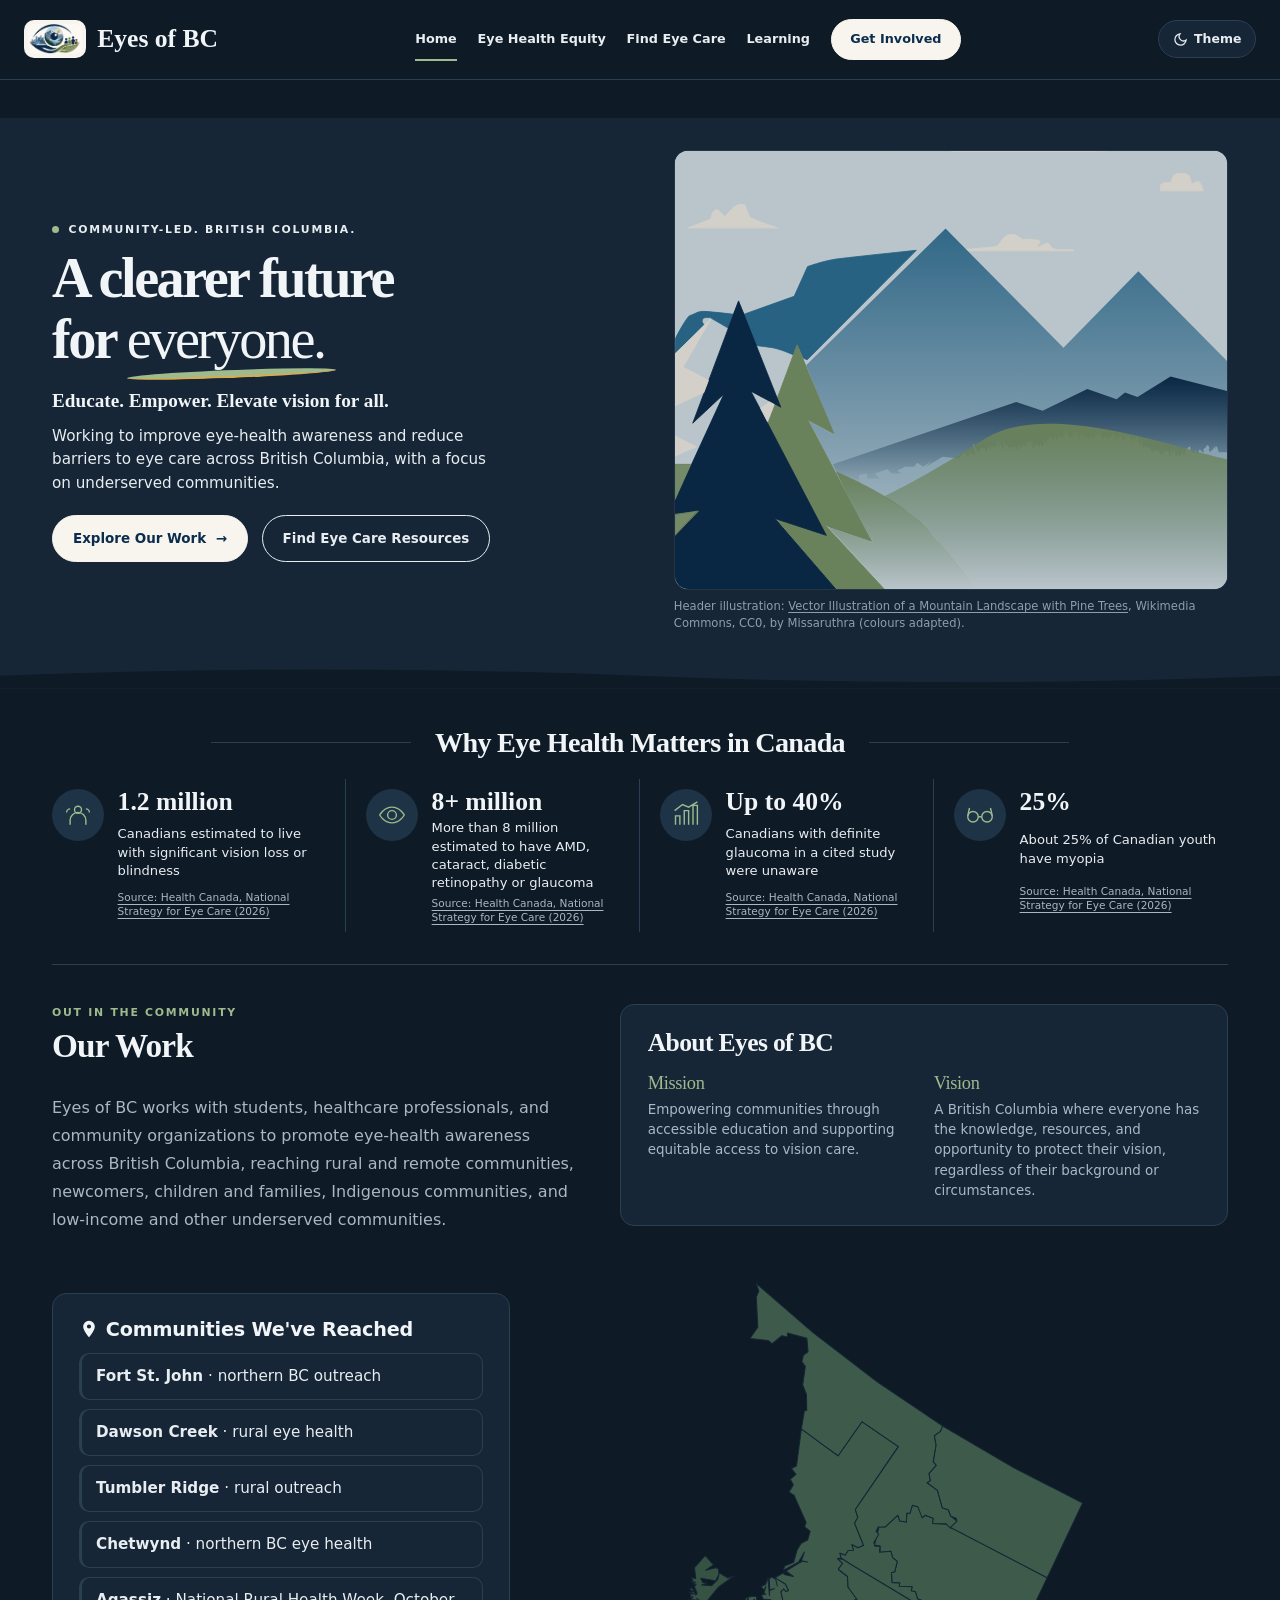
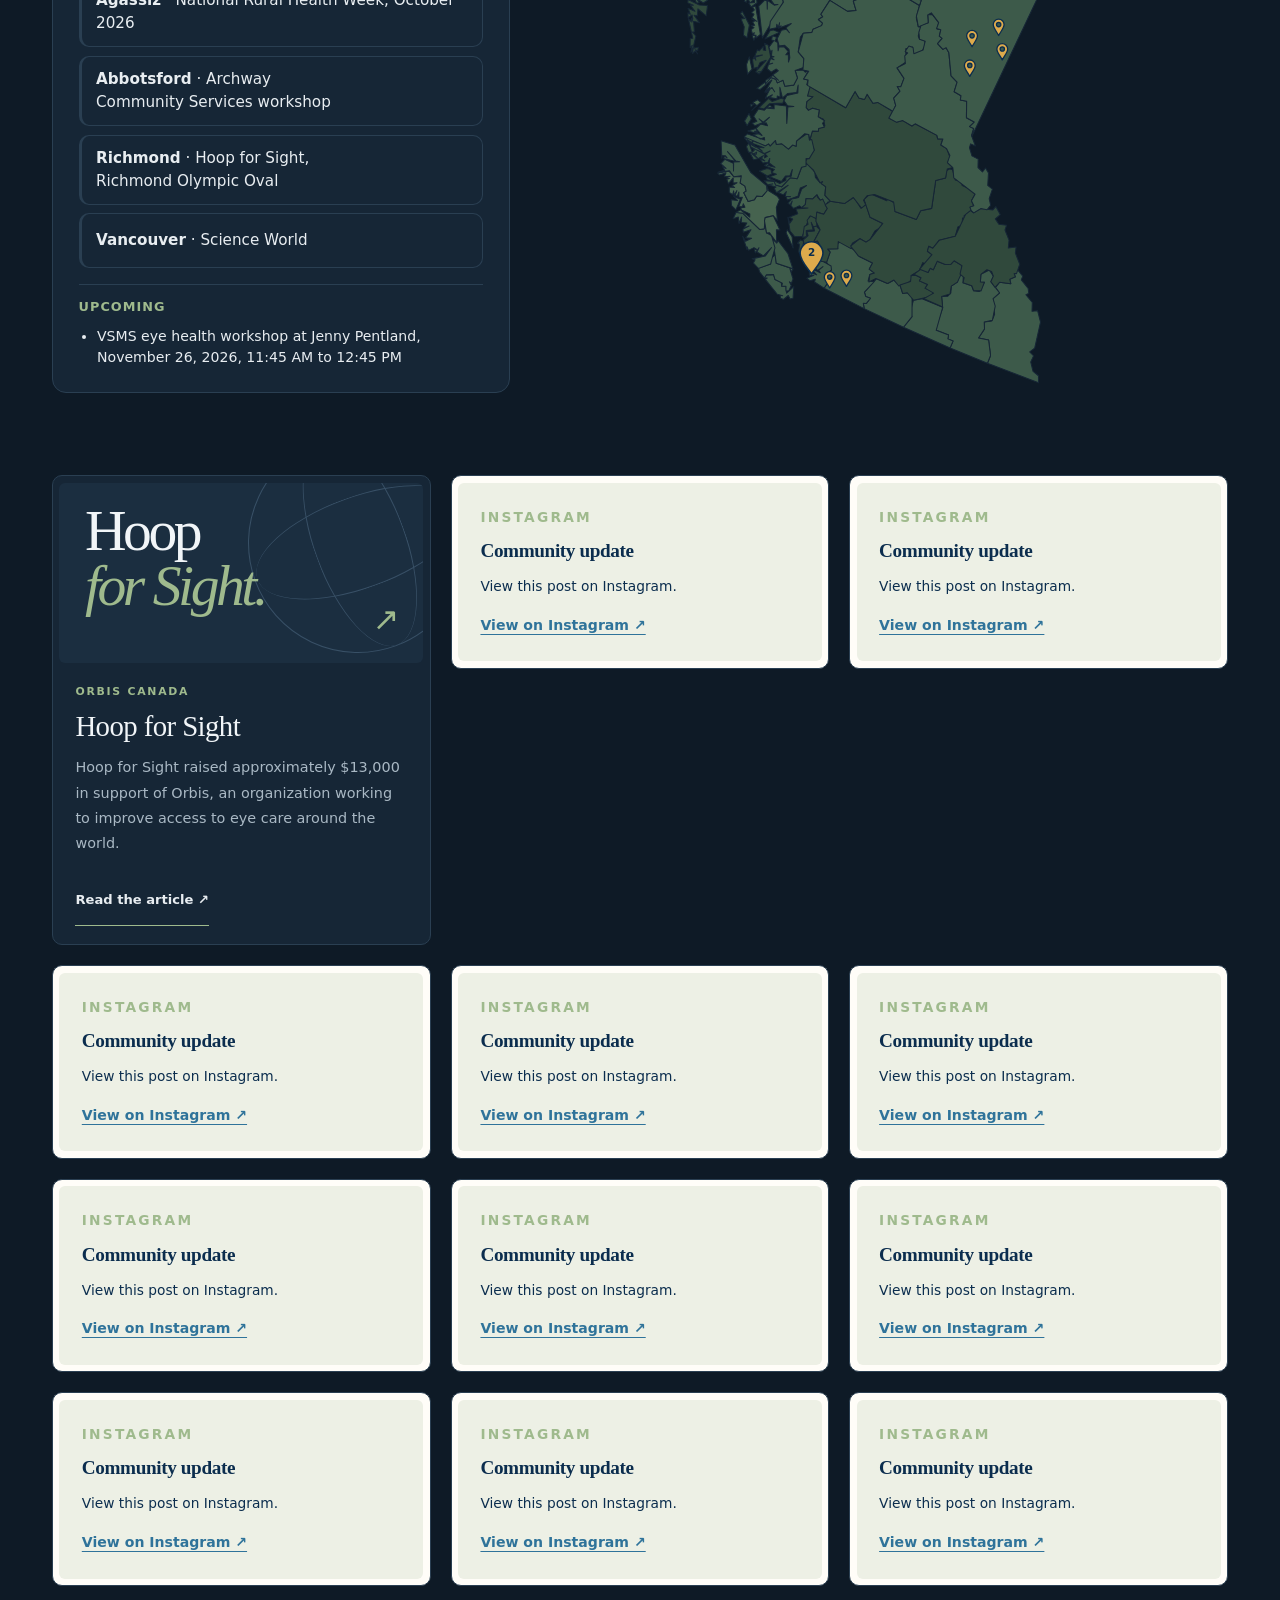
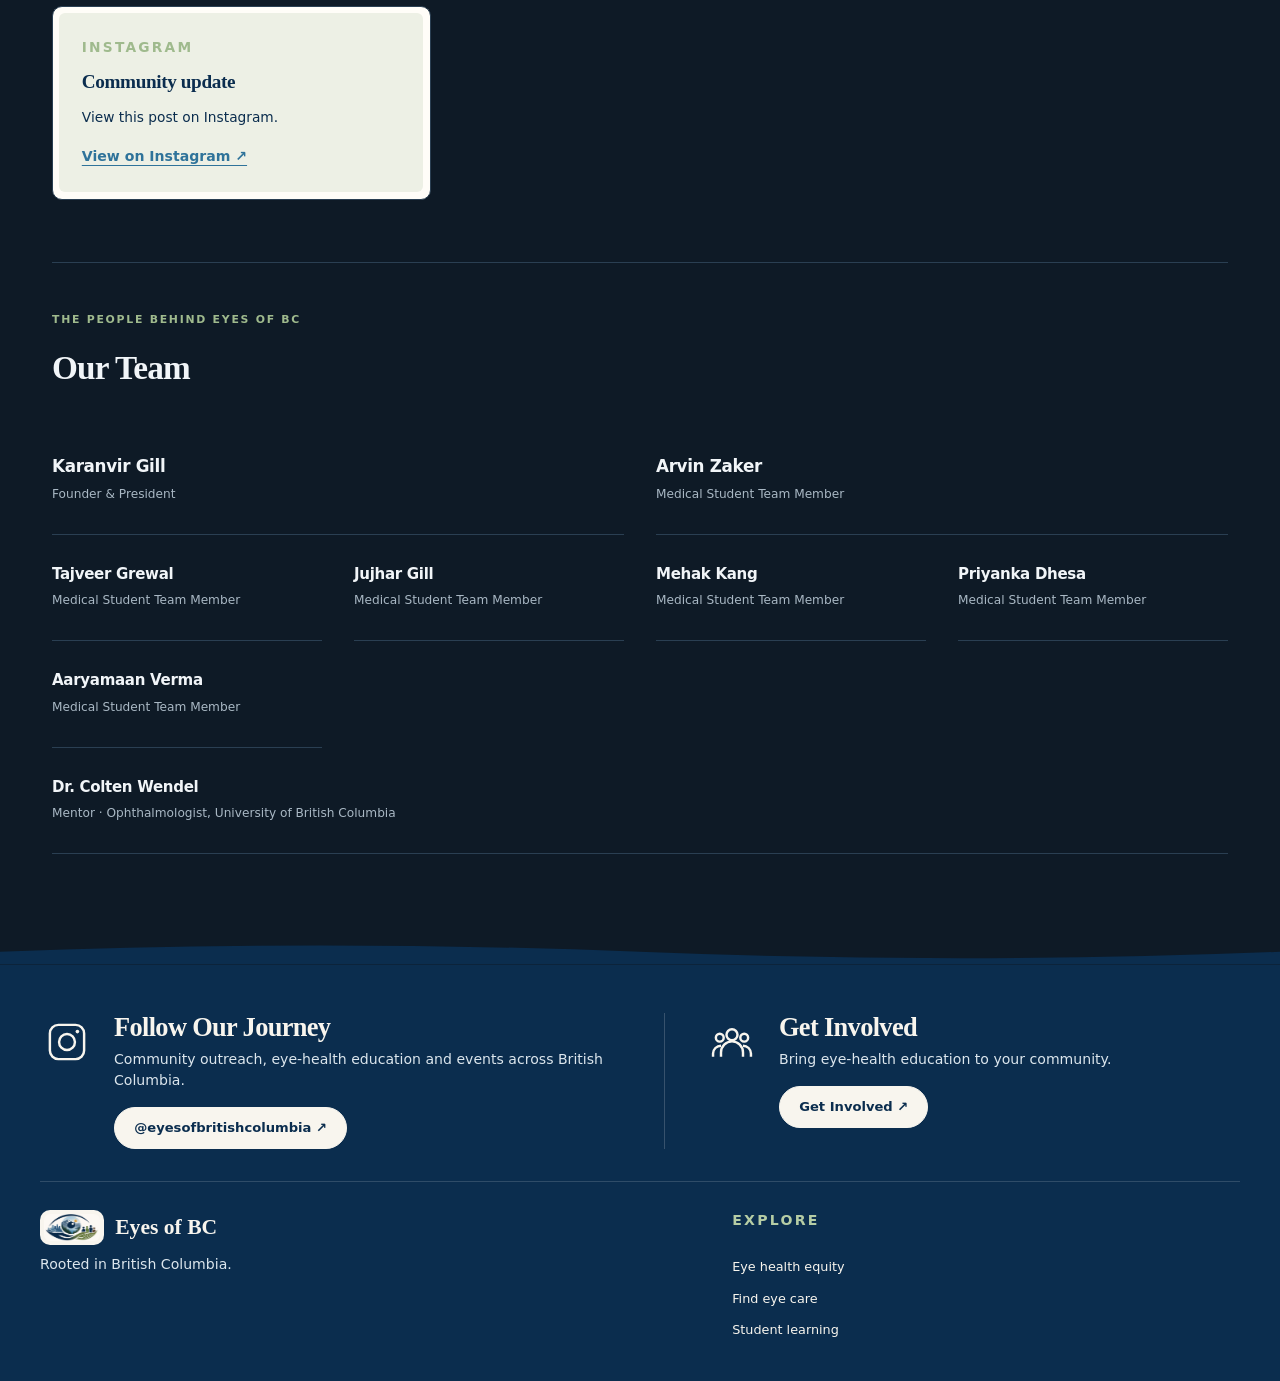
<file: index.html>
<!doctype html>
<html lang="en"><head><meta charset="utf-8"><script>document.documentElement.classList.add('js');(()=>{try{const s=localStorage.getItem('theme');const d=s?s==='dark':true;document.documentElement.setAttribute('data-theme',d?'dark':'light')}catch{document.documentElement.setAttribute('data-theme','dark')}})()</script><meta name="viewport" content="width=device-width, initial-scale=1"><meta name="description" content="Eyes of BC is a medical student-led community initiative supporting eye-health awareness and access to vision care across British Columbia."><meta name="theme-color" content="#0B2D4E"><title>Home | Eyes of BC</title><link rel="icon" type="image/png" href="assets/favicon.png"><link rel="stylesheet" href="css/style.css?v=20261118-map4"><script src="js/main.js?v=20261118-map4" defer></script></head>
<body class="home"><a class="skip" href="#main">Skip to content</a><header><a class="brand" href="index.html" aria-label="Eyes of BC home"><img class="brand-logo" src="assets/logo-emblem.png" alt="Eyes of BC">Eyes of BC</a><button class="menu-toggle" type="button" aria-expanded="false" aria-controls="main-nav" hidden>Menu <span aria-hidden="true">+</span></button><nav id="main-nav" aria-label="Main navigation"><a href="index.html" aria-current="page">Home</a><a href="eye-health-equity.html">Eye Health Equity</a><a href="find-eye-care.html">Find Eye Care</a><a href="learning.html">Learning</a><a href="get-involved.html">Get Involved</a></nav><button class="theme-toggle" type="button" aria-pressed="false"><svg class="icon-sun" viewBox="0 0 24 24" fill="none" stroke="currentColor" stroke-width="2" aria-hidden="true"><circle cx="12" cy="12" r="4"/><path d="M12 2v2m0 16v2M4.93 4.93l1.41 1.41m11.32 11.32 1.41 1.41M2 12h2m16 0h2M4.93 19.07l1.41-1.41m11.32-11.32 1.41-1.41"/></svg><svg class="icon-moon" viewBox="0 0 24 24" fill="none" stroke="currentColor" stroke-width="2" aria-hidden="true"><path d="M21 12.79A9 9 0 1 1 11.21 3 7 7 0 0 0 21 12.79Z"/></svg>Theme</button></header><main id="main"><section class="hero"><div class="hero-copy"><p class="eyebrow"><span class="status-dot" aria-hidden="true"></span> Community-led. British Columbia.</p><h1>A clearer future<br>for <em>everyone.</em></h1><p class="tagline">Educate. Empower. Elevate vision for all.</p><p class="hero-description">Working to improve eye-health awareness and reduce barriers to eye care across British Columbia, with a focus on underserved communities.</p><div class="actions"><a class="button" href="#our-work">Explore Our Work <span aria-hidden="true">→</span></a><a class="button secondary" href="find-eye-care.html">Find Eye Care Resources</a></div></div><div class="hero-media"><img class="hero-landscape" src="assets/hero-landscape.svg" width="660" height="659" alt=""><p class="image-credit">Header illustration: <a href="https://commons.wikimedia.org/wiki/File:Vector_Illustration_of_a_Mountain_Landscape_with_Pine_Trees.svg">Vector Illustration of a Mountain Landscape with Pine Trees</a>, Wikimedia Commons, CC0, by Missaruthra (colours adapted).</p></div><svg class="section-wave hero-wave" viewBox="0 0 1200 24" preserveAspectRatio="none" aria-hidden="true"><path d="M0 12 Q300 0 600 12 T1200 12 V24 H0 Z"/></svg></section><section class="health-band"><h2>Why Eye Health Matters in Canada</h2><div class="stat-grid"><article><span class="round-icon" aria-hidden="true"><svg viewBox="0 0 32 32" fill="none" stroke="currentColor" stroke-width="1.6"><circle cx="16" cy="10" r="4"/><path d="M7 27v-5a9 9 0 0 1 18 0v5M3 13a4 4 0 0 1 4-4M29 13a4 4 0 0 0-4-4"/></svg></span><strong>1.2 million</strong><p>Canadians estimated to live with significant vision loss or blindness</p><a class="source" href="eye-health-equity.html">Source: Health Canada, National Strategy for Eye Care (2026)</a></article><article><span class="round-icon" aria-hidden="true"><svg viewBox="0 0 32 32" fill="none" stroke="currentColor" stroke-width="1.6"><path d="M2 16s5-9 14-9 14 9 14 9-5 9-14 9S2 16 2 16Z"/><circle cx="16" cy="16" r="5"/></svg></span><strong>8+ million</strong><p>More than 8 million estimated to have AMD, cataract, diabetic retinopathy or glaucoma</p><a class="source" href="eye-health-equity.html">Source: Health Canada, National Strategy for Eye Care (2026)</a></article><article><span class="round-icon" aria-hidden="true"><svg viewBox="0 0 32 32" fill="none" stroke="currentColor" stroke-width="1.6"><path d="M4 27V17h5v10m5 0V11h5v16m5 0V5h5v22M3 11l9-7 7 3 10-6"/></svg></span><strong>Up to 40%</strong><p>Canadians with definite glaucoma in a cited study were unaware</p><a class="source" href="eye-health-equity.html">Source: Health Canada, National Strategy for Eye Care (2026)</a></article><article><span class="round-icon" aria-hidden="true"><svg viewBox="0 0 32 32" fill="none" stroke="currentColor" stroke-width="1.6"><circle cx="8" cy="18" r="6"/><circle cx="24" cy="18" r="6"/><path d="M14 18h4M2 17l2-9m26 9-2-9"/></svg></span><strong>25%</strong><p>About 25% of Canadian youth have myopia</p><a class="source" href="eye-health-equity.html">Source: Health Canada, National Strategy for Eye Care (2026)</a></article></div></section><section id="our-work" class="community-updates"><div class="work-about-grid"><div class="work-intro"><div class="section-heading"><div><p class="eyebrow">Out in the community</p><h2>Our Work</h2></div></div><p>Eyes of BC works with students, healthcare professionals, and community organizations to promote eye-health awareness across British Columbia, reaching rural and remote communities, newcomers, children and families, Indigenous communities, and low-income and other underserved communities.</p></div><div class="about-brief"><h2>About Eyes of BC</h2><div class="about-brief-cards"><article class="card"><h3>Mission</h3><p>Empowering communities through accessible education and supporting equitable access to vision care.</p></article><article class="card"><h3>Vision</h3><p>A British Columbia where everyone has the knowledge, resources, and opportunity to protect their vision, regardless of their background or circumstances.</p></article></div></div></div><section class="community-map-band" aria-label="Communities we've reached map"><div class="community-map"><div class="map-stage"><button id="back-to-bc" type="button" hidden>Back to BC</button><div id="bc-view"><svg id="bc-map" class="bc-map" xmlns="http://www.w3.org/2000/svg" viewBox="0 0 400 693" role="img" aria-label="Map of British Columbia with the communities Eyes of BC has reached">
<style>.cd{stroke:var(--map-edge,#f8f5ee);stroke-width:1;stroke-linejoin:round}.s0{fill:var(--map-a,#b8c9a9)}.s1{fill:var(--map-b,#a9bd99)}.s2{fill:var(--map-c,#c4d3b6)}.s3{fill:var(--map-d,#9fb48f)}.pin-shape{fill:var(--gold,#DDAA4C);stroke:var(--navy,#0B2D4E);stroke-width:1.25;stroke-linejoin:round;transform-box:view-box;transform-origin:0 0;transition:transform .18s ease,fill .18s ease}</style>
<g><path class="cd s0" d="M328.5 575.8 L332.4 580.5 L331.0 584.1 L337.6 592.4 L338.2 597.1 L335.4 598.4 L341.6 605.9 L341.3 614.3 L346.7 613.8 L349.5 624.8 L343.9 649.8 L339.1 653.5 L342.9 657.2 L340.1 663.2 L342.3 672.1 L347.5 676.4 L347.6 683.2 L298.4 664.4 L301.4 656.9 L299.5 641.9 L289.8 640.1 L295.6 631.3 L295.3 624.6 L302.7 623.6 L305.3 617.3 L303.8 602.2 L310.1 596.7 L306.2 591.4 L310.1 586.4 L320.9 587.8 L319.9 583.6 L325.3 581.2 L324.0 578.4 L327.0 573.8Z"><title>East Kootenay</title></path><path class="cd s0" d="M300.2 574.6 L304.1 580.5 L301.7 585.8 L310.1 596.7 L303.8 602.2 L305.9 609.4 L303.2 622.9 L295.3 624.6 L295.6 631.3 L289.8 640.1 L299.5 641.9 L301.4 656.9 L298.4 664.4 L262.5 649.6 L265.3 643.0 L260.3 640.9 L261.0 637.2 L249.1 632.7 L249.1 628.6 L255.3 611.3 L254.3 600.1 L260.3 599.8 L263.2 596.7 L263.6 590.1 L269.5 586.3 L271.7 578.8 L275.2 579.9 L274.9 586.9 L283.3 589.8 L285.1 594.6 L290.6 595.2 L295.5 586.4 L291.6 586.1 L292.1 578.8Z"><title>Central Kootenay</title></path><path class="cd s0" d="M235.5 602.3 L255.3 610.5 L249.1 632.7 L261.0 637.2 L260.3 640.9 L265.3 643.0 L262.5 649.6 L217.6 629.7 L225.8 619.5 L224.0 615.3 L227.2 603.6Z"><title>Kootenay Boundary</title></path><path class="cd s0" d="M191.7 583.0 L202.3 587.6 L208.5 584.3 L214.4 589.6 L216.8 597.2 L221.2 596.5 L225.9 600.0 L225.8 619.5 L217.6 629.7 L179.8 611.8 L178.9 606.6 L181.9 606.8 L185.8 601.8 L181.3 600.1 L180.0 596.0Z"><title>Okanagan-Similkameen</title></path><path class="cd s0" d="M156.9 547.5 L171.5 556.1 L174.9 561.6 L187.8 567.8 L184.6 573.8 L189.6 577.6 L185.2 578.9 L183.5 585.3 L189.3 585.9 L180.0 596.0 L181.3 600.1 L185.8 601.8 L181.9 606.8 L178.9 606.6 L179.8 611.8 L141.2 592.1 L149.0 580.0 L144.4 577.6 L148.3 574.5 L143.6 567.1 L147.0 557.4 L144.6 554.5 L154.4 554.1 L153.1 549.8Z"><title>Fraser Valley</title></path><path class="cd s0" d="M139.7 566.1 L147.9 570.7 L148.3 574.6 L144.4 577.6 L149.0 580.0 L141.2 592.1 L131.9 586.2 L132.7 583.5 L127.5 584.9 L124.5 582.6 L131.3 579.7 L127.0 579.6 L126.9 576.6 L134.0 579.3 L127.3 572.3 L137.5 577.3 L136.0 574.8 L140.1 571.4 L135.1 575.1 L128.5 568.3 L131.8 565.0Z"><title>Greater Vancouver</title></path><path class="cd s0" d="M89.8 579.3 L92.5 578.9 L94.0 583.8 L99.9 586.3 L100.4 590.2 L104.5 590.2 L105.1 596.9 L112.0 590.7 L111.3 601.8 L108.4 602.5 L106.7 599.1 L102.2 603.0 L99.3 601.7 L98.8 599.0 L101.3 599.3 L96.1 598.0 L84.6 583.7 L86.4 582.3 L83.7 582.3 L85.7 579.2Z"><title>Capital</title></path><path class="cd s0" d="M94.2 559.8 L95.2 568.2 L111.3 573.7 L109.7 576.3 L108.3 573.6 L111.3 583.3 L109.7 587.4 L107.8 586.0 L109.6 589.6 L107.3 594.6 L104.5 594.8 L104.5 590.2 L100.4 590.2 L101.0 587.4 L94.0 583.8 L92.5 578.9 L85.7 579.2 L83.7 582.3 L79.0 576.4 L78.1 572.6 L89.7 568.9 L89.9 563.7Z"><title>Cowichan Valley</title></path><path class="cd s0" d="M91.7 545.2 L95.6 548.5 L97.0 546.4 L106.5 559.0 L111.2 573.5 L95.2 568.2Z"><title>Nanaimo</title></path><path class="cd s0" d="M56.5 519.1 L63.0 520.0 L79.4 535.7 L83.4 535.1 L84.4 530.9 L85.8 538.9 L90.6 541.5 L93.9 553.4 L89.7 568.9 L77.9 573.1 L73.1 567.9 L74.8 564.7 L71.8 563.9 L84.5 561.2 L90.6 553.0 L82.9 561.1 L76.6 557.2 L78.5 553.2 L75.0 558.1 L73.9 554.6 L77.3 555.3 L73.7 553.1 L68.4 555.7 L67.0 552.3 L66.9 554.9 L62.8 542.1 L65.6 546.9 L71.4 544.0 L65.7 543.7 L70.8 535.8 L63.3 538.2 L63.1 535.3 L69.0 532.3 L64.1 534.2 L66.8 529.4 L61.4 528.8 L61.8 523.6 L59.3 530.0 L58.6 523.6 L53.6 525.2Z"><title>Alberni-Clayoquot</title></path><path class="cd s0" d="M53.8 503.3 L60.6 506.6 L56.3 516.7 L52.1 512.7 L51.7 507.1 L57.9 507.7Z"><title>Strathcona</title></path><path class="cd s1" d="M124.9 472.1 L132.3 480.4 L132.8 485.4 L137.3 490.6 L139.8 489.5 L138.5 491.5 L142.7 494.4 L142.0 502.8 L147.9 509.3 L144.8 509.2 L141.8 513.4 L139.8 506.4 L137.4 507.4 L134.3 502.3 L130.0 506.3 L123.9 505.7 L123.1 511.7 L119.6 514.6 L117.6 512.8 L111.6 515.3 L109.2 512.5 L110.5 508.2 L108.6 511.8 L106.4 510.4 L110.0 506.3 L116.6 504.9 L119.6 496.7 L124.3 493.3 L118.3 495.6 L116.0 503.5 L105.8 507.3 L104.7 504.2 L108.8 504.0 L103.7 503.8 L104.8 499.1 L102.0 502.3 L97.2 500.3 L106.6 493.1 L95.4 500.2 L93.1 496.0 L94.9 494.8 L87.0 492.6 L91.8 491.9 L86.8 492.5 L83.3 488.6 L93.3 489.3 L94.6 492.9 L100.3 494.6 L108.7 485.8 L115.4 486.7 L119.5 475.7Z"><title>Strathcona</title></path><path class="cd s2" d="M49.5 479.3 L54.3 484.8 L62.0 484.5 L60.4 490.9 L65.0 493.9 L66.2 498.7 L63.9 500.2 L68.1 508.7 L74.0 507.1 L76.3 503.3 L81.6 503.8 L86.3 498.3 L85.8 493.3 L87.9 498.5 L95.9 503.4 L98.3 506.5 L95.2 514.4 L96.2 526.9 L92.3 522.4 L84.5 524.2 L83.6 534.9 L79.4 535.7 L63.0 520.0 L56.5 519.2 L60.7 516.7 L69.6 523.8 L69.7 520.6 L61.5 516.8 L61.0 514.8 L65.0 514.1 L63.4 510.9 L62.6 513.8 L59.1 513.4 L62.5 504.6 L59.2 504.9 L59.2 499.5 L57.7 503.6 L55.5 502.9 L57.3 498.2 L54.6 502.7 L54.1 498.4 L53.2 502.2 L49.9 499.9 L49.9 494.7 L55.1 495.2 L52.4 493.6 L57.4 490.7 L53.6 490.9 L53.7 486.0 L49.1 491.6 L47.5 487.2 L50.0 486.5 L47.5 485.7 L50.7 484.5 L45.1 484.9 L46.8 481.1 L40.4 483.2 L38.8 481.4Z"><title>Strathcona</title></path><path class="cd s2" d="M92.3 522.5 L98.7 536.1 L95.3 535.8 L95.6 548.5 L88.7 538.8 L85.8 538.9 L83.8 527.4 L84.5 524.2Z"><title>Comox Valley</title></path><path class="cd s2" d="M105.8 535.8 L110.4 542.6 L111.4 553.4 L104.6 538.8Z"><title>Powell River</title></path><path class="cd s3" d="M134.7 504.2 L137.4 507.4 L139.8 506.4 L144.3 515.4 L140.8 520.9 L134.4 518.8 L133.5 525.2 L127.3 522.9 L120.3 542.2 L113.0 542.6 L108.4 537.1 L106.3 523.8 L108.2 529.5 L111.0 525.6 L107.4 523.8 L115.8 520.5 L114.1 515.9 L125.7 515.0 L119.6 514.6 L123.1 511.7 L123.9 505.7 L130.0 506.3 L134.3 502.3Z"><title>Powell River</title></path><path class="cd s3" d="M128.2 522.5 L133.5 525.2 L134.5 533.3 L137.4 535.9 L131.1 547.7 L135.1 546.9 L136.7 554.2 L132.7 556.5 L133.0 560.9 L127.0 560.2 L123.6 564.9 L116.6 557.1 L117.6 549.9 L115.5 548.9 L118.5 545.6 L121.5 547.0 L119.8 558.5 L121.4 553.7 L129.6 553.4 L121.5 552.7 L126.7 548.1 L121.9 550.1 L121.2 545.5 L125.8 541.5 L124.6 537.9 L132.0 537.0 L131.0 532.9 L133.7 532.4 L130.8 532.9 L128.8 528.8 L130.7 536.0 L124.0 536.6 L124.2 542.4 L120.6 543.3 L122.1 532.7 L125.8 530.6 L124.8 526.7Z"><title>Sunshine Coast</title></path><path class="cd s3" d="M171.9 507.7 L176.6 515.1 L181.4 511.6 L185.4 523.8 L197.7 529.8 L196.0 533.5 L190.1 537.1 L185.3 545.4 L181.5 547.8 L175.7 544.5 L168.3 548.9 L167.0 554.0 L154.8 547.3 L154.4 554.1 L144.6 554.5 L147.0 557.4 L143.6 567.1 L131.8 565.0 L138.5 558.1 L133.0 560.9 L137.0 550.6 L134.8 546.6 L131.1 547.7 L137.4 535.9 L133.3 527.7 L134.1 519.1 L140.8 520.9 L144.3 515.4 L142.1 511.9 L147.2 508.4 L161.1 510.5 L169.3 504.8Z"><title>Squamish-Lillooet</title></path><path class="cd s3" d="M262.2 477.3 L264.7 477.8 L267.4 487.9 L273.4 489.5 L274.1 493.4 L284.7 498.0 L286.5 501.7 L283.0 508.0 L285.3 512.7 L281.6 514.1 L282.8 517.4 L275.8 522.6 L277.0 524.7 L274.4 524.6 L274.2 531.2 L269.9 533.3 L267.4 542.2 L252.1 545.9 L245.8 553.7 L241.9 551.8 L240.6 556.6 L245.0 559.8 L243.5 563.1 L239.0 568.8 L236.1 567.5 L233.1 575.0 L225.0 579.9 L226.0 583.4 L221.7 587.3 L213.1 590.0 L208.4 584.3 L202.3 587.6 L191.1 582.7 L184.3 586.2 L185.2 578.9 L189.6 577.6 L184.6 573.8 L187.8 567.8 L174.1 561.0 L166.7 551.5 L175.7 544.5 L181.5 547.8 L185.3 545.4 L197.7 529.8 L185.4 523.8 L179.6 506.6 L185.7 501.3 L201.5 508.0 L202.4 506.2 L210.1 511.0 L209.4 518.3 L230.0 525.9 L234.1 517.6 L244.7 515.3 L248.6 488.5 L258.1 486.1 L258.8 479.0Z"><title>Thompson-Nicola</title></path><path class="cd s3" d="M229.4 579.7 L234.7 582.3 L232.9 585.1 L240.8 588.6 L238.4 592.1 L245.7 595.3 L245.6 599.6 L227.3 603.7 L221.2 596.5 L216.8 597.2 L214.2 589.0 L224.4 585.7 L225.0 579.9Z"><title>Central Okanagan</title></path><path class="cd s3" d="M266.3 565.7 L273.9 570.4 L272.5 579.9 L269.5 586.3 L263.6 590.1 L262.4 597.6 L254.3 600.0 L255.3 610.3 L237.2 602.2 L246.6 596.9 L238.4 592.1 L240.8 588.6 L232.9 585.1 L234.5 582.0 L227.6 578.7 L235.5 573.0 L241.2 577.0 L243.3 572.9 L246.3 574.3 L250.1 566.1 L257.8 569.3 L263.3 569.0Z"><title>North Okanagan</title></path><path class="cd s3" d="M306.5 513.6 L310.8 521.4 L306.0 525.4 L309.4 530.5 L316.9 531.5 L315.3 536.1 L319.2 545.9 L318.5 553.5 L326.0 552.4 L325.3 558.4 L329.5 569.1 L326.4 578.1 L324.1 578.0 L325.3 581.2 L319.9 583.6 L320.9 587.8 L310.1 586.4 L305.8 591.4 L301.7 585.8 L304.1 580.5 L302.4 576.0 L297.9 574.4 L292.1 578.8 L291.6 586.1 L295.5 586.4 L292.3 594.7 L285.1 594.6 L283.3 589.8 L274.9 586.9 L276.0 582.0 L272.0 578.6 L273.9 570.4 L266.3 565.7 L263.3 569.0 L257.8 569.3 L250.1 566.1 L246.3 574.3 L243.3 572.9 L241.2 577.0 L233.1 573.8 L245.0 559.8 L240.6 556.6 L241.9 551.8 L245.8 553.7 L252.1 545.9 L267.4 542.2 L277.2 521.4 L282.0 517.4 L285.2 519.6 L292.0 515.5 L303.6 516.8Z"><title>Columbia-Shuswap</title></path><path class="cd s3" d="M134.7 402.4 L162.0 418.4 L171.0 402.7 L174.9 409.2 L180.1 410.4 L182.6 405.4 L188.2 414.2 L192.8 413.3 L207.2 421.8 L203.8 428.6 L210.7 432.3 L216.9 430.8 L225.7 436.0 L228.8 433.9 L249.8 445.0 L250.5 448.4 L255.5 448.5 L253.6 454.3 L259.1 457.8 L262.5 466.5 L259.9 471.2 L265.1 476.0 L259.7 477.4 L258.1 486.1 L248.6 488.5 L244.7 515.3 L234.1 517.6 L230.0 525.9 L209.4 518.3 L208.1 509.2 L189.7 502.0 L182.5 503.2 L179.1 507.5 L181.2 511.6 L177.2 515.1 L169.3 504.8 L161.1 510.5 L147.2 508.4 L142.0 502.8 L142.7 494.4 L138.5 491.5 L139.8 489.5 L137.3 490.6 L130.9 478.4 L122.5 470.6 L131.7 459.3 L127.7 449.3 L129.6 441.2 L135.7 441.1 L135.8 438.6 L141.9 435.9 L140.6 429.5 L135.6 427.3 L136.5 420.7 L130.0 418.9 L126.1 421.0 L123.9 418.3 L124.5 412.5 L130.4 407.8 L125.2 407.2 L126.3 400.0 L128.3 398.5Z"><title>Cariboo</title></path><path class="cd s3" d="M86.4 476.9 L90.0 477.9 L91.1 482.2 L86.5 484.2 L78.8 479.4Z"><title>Mount Waddington</title></path><path class="cd s0" d="M42.0 450.2 L55.3 454.4 L70.5 480.6 L85.8 493.3 L86.3 498.3 L81.6 503.8 L76.3 503.3 L74.0 507.1 L68.1 508.7 L63.9 500.2 L66.2 498.7 L65.0 493.9 L60.4 490.9 L61.5 484.0 L54.3 484.8 L50.1 479.2 L38.8 480.5 L45.5 478.7 L43.4 475.1 L46.8 476.9 L41.7 472.3 L45.6 468.1 L53.9 472.0 L54.0 479.2 L54.1 470.6 L60.0 470.4 L56.3 469.8 L48.2 460.6 L55.9 470.2 L44.5 467.2 L45.4 464.9 L47.8 466.7 L46.2 464.6 L43.0 464.5 L42.8 467.2Z"><title>Mount Waddington</title></path><path class="cd s1" d="M123.8 444.1 L126.5 444.1 L127.0 449.4 L129.3 449.0 L131.7 459.3 L126.9 467.4 L123.8 467.4 L123.8 474.7 L119.5 475.7 L115.4 486.7 L108.7 485.8 L100.3 494.6 L94.6 492.9 L92.8 488.6 L86.4 487.8 L85.2 484.6 L98.5 491.4 L104.4 488.2 L104.4 485.4 L109.5 484.4 L110.6 477.8 L108.4 483.9 L104.0 484.2 L100.1 489.4 L88.7 484.9 L95.3 482.5 L90.8 480.8 L93.4 477.8 L83.6 474.0 L87.1 471.8 L88.3 473.9 L86.3 473.8 L94.0 475.8 L88.3 471.6 L88.9 467.2 L87.1 471.0 L82.2 471.6 L79.3 467.6 L84.2 469.6 L80.8 466.9 L82.8 464.6 L77.6 467.4 L73.2 462.9 L76.3 461.2 L75.8 463.3 L71.6 462.5 L77.5 467.6 L73.3 468.5 L70.0 462.3 L71.7 461.4 L68.4 461.3 L66.4 455.7 L68.9 452.3 L72.1 461.3 L74.0 459.2 L72.0 456.8 L84.2 463.2 L83.9 466.7 L86.6 465.2 L84.2 462.8 L89.3 460.0 L83.8 462.4 L71.1 456.6 L69.5 453.0 L75.4 456.5 L68.3 450.6 L81.7 460.3 L77.4 456.4 L83.4 456.9 L71.8 452.5 L73.2 450.1 L76.8 452.0 L73.1 449.6 L71.2 452.0 L67.4 449.1 L68.4 452.2 L64.6 447.5 L72.9 448.6 L84.5 455.1 L87.7 453.2 L89.3 455.2 L94.4 449.9 L95.3 453.9 L100.2 453.0 L106.9 458.2 L110.8 454.4 L114.3 455.5 L114.8 450.4Z"><title>Mount Waddington</title></path><path class="cd s1" d="M68.9 423.9 L71.1 429.2 L67.1 435.8 L64.6 431.2Z"><title>Central Coast</title></path><path class="cd s2" d="M77.0 410.7 L80.2 413.2 L71.5 420.9 L76.2 416.1 L74.1 414.3 L70.9 417.6 L70.1 415.0 L73.7 415.0 L72.7 413.1Z"><title>Central Coast</title></path><path class="cd s3" d="M99.8 409.2 L103.0 410.3 L101.4 414.0 L88.5 414.6 L83.2 419.7 L78.5 418.4 L87.8 409.4 L91.1 412.4Z"><title>Central Coast</title></path><path class="cd s0" d="M120.9 382.0 L123.1 384.2 L126.4 382.7 L121.5 390.7 L125.8 391.7 L124.5 396.2 L128.1 396.8 L125.2 407.2 L130.4 407.8 L124.5 412.5 L123.9 418.3 L126.1 421.0 L130.0 418.9 L136.5 420.7 L135.5 427.1 L141.7 431.0 L139.7 433.4 L141.5 437.1 L135.9 438.4 L135.7 441.1 L130.0 440.8 L127.3 449.5 L126.5 444.1 L122.4 443.5 L114.6 450.5 L114.3 455.5 L110.8 454.4 L106.9 458.2 L100.2 453.0 L95.3 453.9 L94.4 449.9 L89.3 455.2 L87.7 453.2 L84.5 455.1 L64.3 446.5 L67.3 443.6 L84.0 449.5 L83.7 447.1 L79.8 448.6 L72.8 444.1 L78.7 443.5 L67.7 440.8 L75.6 438.5 L76.9 441.2 L74.2 441.1 L81.4 445.1 L75.7 438.4 L80.1 434.2 L86.8 435.7 L85.5 433.0 L82.2 433.5 L88.6 427.6 L82.7 432.3 L78.6 429.2 L82.5 432.7 L74.5 435.7 L71.8 433.3 L76.5 431.4 L73.4 426.6 L78.0 419.7 L83.7 420.8 L88.7 415.7 L91.5 417.9 L86.6 418.8 L93.1 419.5 L93.0 415.2 L104.9 416.8 L105.3 433.5 L106.3 417.7 L112.1 417.2 L106.1 416.6 L102.6 411.8 L105.3 406.6 L115.9 404.3 L116.2 396.6 L114.9 403.7 L106.2 404.7 L101.1 409.0 L98.6 398.8 L98.9 408.3 L96.1 407.1 L95.9 409.9 L88.8 408.7 L91.4 406.0 L84.6 409.4 L89.0 400.4 L91.2 399.4 L93.6 403.1 L91.0 399.0 L85.1 404.2 L89.0 398.8 L84.2 403.4 L90.9 391.7 L79.7 400.8 L76.4 399.8 L89.9 389.4 L94.7 390.9 L96.2 394.5 L101.6 391.9 L103.4 397.7 L111.8 396.7 L115.5 389.8 L113.3 382.6Z"><title>Central Coast</title></path><path class="cd s0" d="M72.2 311.1 L75.9 311.4 L76.7 317.4 L71.0 321.5 L68.6 317.7 L74.2 317.1 L74.3 313.8 L69.9 317.6 L67.6 312.8 L66.4 316.9 L64.3 315.9 L66.2 312.6Z"><title>Skeena-Queen Charlotte</title></path><path class="cd s1" d="M62.5 325.5 L69.3 338.7 L67.0 351.1 L63.5 348.5 L64.3 340.6 L61.2 332.9 L64.6 332.5 L60.6 327.9Z"><title>Skeena-Queen Charlotte</title></path><path class="cd s2" d="M75.2 320.5 L79.9 347.8 L75.8 351.3 L75.6 348.4 L73.6 353.5 L71.9 349.0 L74.7 348.9 L72.2 347.2 L74.3 346.4 L72.0 346.8 L71.0 343.1 L73.7 341.3 L71.1 339.4 L74.3 339.1 L72.4 336.0 L74.6 334.7 L71.3 332.9 L76.4 335.3 L71.8 331.7 L73.7 328.5 L71.2 326.9 L74.1 324.3 L72.3 321.6Z"><title>Skeena-Queen Charlotte</title></path><path class="cd s3" d="M10.2 314.2 L21.1 319.6 L29.0 320.1 L27.7 330.1 L19.8 323.3 L19.1 330.0 L16.0 329.4 L21.4 336.7 L15.5 335.1 L16.4 345.2 L14.4 345.5 L17.8 349.4 L15.5 359.1 L16.4 361.2 L20.1 360.2 L19.6 363.4 L16.9 362.6 L19.5 366.6 L17.2 363.8 L14.6 366.3 L15.3 360.5 L13.0 365.1 L14.3 358.4 L12.2 360.7 L12.3 351.7 L14.8 351.6 L10.6 332.9 L12.7 335.1 L13.7 332.4 L13.9 336.1 L14.8 332.7 L14.1 329.0 L10.3 331.9 L10.1 327.0 L12.4 328.5 L10.2 322.7 L16.9 325.6 L12.6 319.8 L15.4 319.8 L10.0 317.5Z"><title>Skeena-Queen Charlotte</title></path><path class="cd s0" d="M90.7 292.7 L94.7 294.8 L96.2 301.3 L94.3 293.4 L104.0 299.4 L107.0 305.5 L104.6 306.8 L102.3 304.2 L99.6 306.9 L102.0 316.8 L81.7 351.4 L78.3 320.7 L84.0 314.8 L86.2 315.7 L86.5 323.7 L86.6 315.0 L93.2 319.7 L96.8 319.1 L93.2 319.2 L89.7 314.4 L82.5 313.8 L80.9 309.9 L85.3 309.0 L83.2 308.4 L85.3 301.6 L83.4 305.1 L80.5 301.8 L84.8 299.8 L87.1 293.6 L88.6 310.5 L88.8 305.6 L93.5 303.8 L88.9 304.9 L88.4 294.2Z"><title>Skeena-Queen Charlotte</title></path><path class="cd s1" d="M26.8 271.9 L34.7 280.9 L27.3 286.0 L37.0 283.6 L39.6 284.9 L39.9 290.0 L36.7 296.3 L22.4 293.9 L24.3 297.8 L28.4 298.6 L23.2 300.4 L33.1 300.9 L38.9 295.0 L40.3 288.6 L48.6 293.6 L54.3 291.7 L39.7 302.1 L29.1 315.0 L24.9 317.6 L18.4 313.3 L21.1 317.3 L18.4 317.7 L17.0 314.6 L13.1 314.4 L15.0 311.4 L12.3 312.1 L13.0 308.6 L16.1 309.1 L11.2 307.0 L16.2 307.1 L11.8 304.3 L14.1 303.0 L17.7 310.0 L19.0 308.5 L16.3 301.8 L18.0 299.7 L15.1 299.4 L17.7 297.6 L12.9 297.5 L15.2 296.6 L13.4 293.1 L17.7 294.3 L16.4 283.6Z"><title>Skeena-Queen Charlotte</title></path><path class="cd s1" d="M92.3 343.5 L98.1 345.9 L84.3 352.2 L89.3 344.1Z"><title>Kitimat-Stikine</title></path><path class="cd s2" d="M69.2 369.4 L71.9 381.3 L67.5 386.1 L66.5 376.9Z"><title>Kitimat-Stikine</title></path><path class="cd s3" d="M83.9 356.3 L87.6 358.4 L89.8 369.8 L80.9 383.7 L77.6 383.8 L80.4 384.1 L78.6 386.0 L75.3 383.8 L85.4 372.8 L79.6 374.9 L76.6 381.7 L76.7 379.5 L73.5 380.6 L72.3 372.6 L73.6 369.7 L75.5 372.7 L74.7 369.8 L81.8 367.7 L74.3 369.0 L76.9 362.6 L78.7 363.7 L82.7 359.4 L82.6 362.9 L85.0 363.3Z"><title>Kitimat-Stikine</title></path><path class="cd s0" d="M206.9 175.4 L171.3 227.7 L173.6 235.1 L170.6 240.9 L179.2 262.2 L173.7 264.4 L168.0 261.6 L169.7 266.9 L164.4 267.1 L161.6 271.7 L156.4 269.7 L157.6 274.3 L154.1 274.8 L159.0 279.5 L155.2 285.8 L163.7 292.1 L164.3 302.5 L172.5 313.2 L169.3 315.8 L172.0 324.9 L163.7 325.7 L146.7 315.1 L138.1 328.4 L139.9 330.9 L135.7 333.5 L139.7 337.0 L138.8 339.4 L130.6 342.8 L129.5 345.9 L121.1 346.7 L118.3 350.6 L116.3 364.6 L121.7 371.1 L121.3 379.8 L113.3 382.6 L115.5 389.8 L112.0 396.6 L103.4 397.7 L101.6 391.9 L96.2 394.5 L94.7 390.9 L89.9 389.4 L84.6 395.8 L85.1 391.9 L92.0 387.2 L97.4 392.0 L91.8 386.7 L97.1 382.8 L95.2 381.2 L90.2 384.2 L86.5 380.8 L87.6 376.6 L91.7 375.7 L87.8 376.8 L89.7 371.0 L93.0 372.2 L90.1 370.2 L93.0 369.3 L90.5 368.6 L91.1 363.1 L90.1 365.7 L88.1 360.2 L92.9 353.7 L90.6 353.3 L91.4 349.2 L95.5 350.6 L93.9 354.3 L96.6 355.8 L96.9 363.6 L97.7 360.0 L102.6 359.6 L106.8 364.4 L104.3 367.5 L106.8 367.4 L106.9 374.5 L108.2 370.4 L107.4 362.3 L103.2 358.4 L97.9 359.0 L96.0 352.0 L100.1 343.8 L104.7 342.9 L107.8 346.2 L104.4 341.5 L109.6 337.4 L97.3 342.0 L99.8 339.6 L97.6 340.9 L98.4 336.6 L96.9 341.7 L95.7 338.0 L95.3 341.5 L88.5 343.0 L89.4 335.5 L102.0 316.8 L99.6 306.9 L102.3 304.2 L104.6 306.8 L107.0 305.5 L104.0 299.4 L94.0 293.4 L103.1 287.8 L102.7 290.3 L111.7 292.2 L104.5 286.8 L120.5 277.2 L125.3 278.2 L119.2 277.5 L122.2 268.6 L116.8 278.0 L101.9 286.2 L103.2 282.1 L111.9 278.4 L115.0 267.1 L119.1 260.2 L125.3 257.0 L127.8 248.7 L122.4 244.1 L123.9 240.2 L112.2 213.8 L107.4 210.9 L111.6 203.7 L108.6 198.5 L114.1 193.8 L109.6 188.1 L114.6 185.8 L119.3 150.0 L154.7 175.9 L177.6 143.1 L212.7 167.1Z"><title>Kitimat-Stikine</title></path><path class="cd s0" d="M159.8 275.7 L233.0 320.0 L229.9 331.7 L231.8 340.3 L234.4 341.2 L231.8 349.4 L233.0 352.6 L238.0 353.5 L238.6 358.1 L235.0 365.0 L230.2 366.4 L227.0 366.0 L226.2 359.9 L219.8 361.7 L220.1 374.4 L211.4 380.1 L218.1 390.2 L215.0 398.3 L211.6 397.9 L214.3 402.5 L208.2 409.1 L210.1 416.2 L207.7 422.1 L192.8 413.3 L188.2 414.2 L182.6 405.4 L180.1 410.4 L174.7 409.1 L171.0 402.7 L162.0 418.4 L125.2 396.9 L125.8 391.7 L121.5 390.7 L126.4 383.3 L120.8 382.0 L121.7 371.1 L116.3 364.6 L121.1 346.7 L129.5 345.9 L130.6 342.8 L138.8 339.4 L139.7 337.0 L135.7 333.5 L139.9 330.9 L138.1 328.4 L146.7 315.1 L163.7 325.7 L172.0 324.9 L169.3 315.8 L172.9 314.3 L164.3 302.5 L163.7 292.1 L154.8 285.0 L159.0 279.5 L154.1 274.8Z"><title>Bulkley-Nechako</title></path><path class="cd s0" d="M245.3 328.7 L251.5 336.5 L249.8 342.6 L253.5 343.4 L252.1 349.5 L254.8 351.7 L250.4 356.8 L255.5 362.3 L258.6 360.6 L261.3 365.6 L263.4 387.7 L269.2 393.8 L266.4 403.0 L273.0 406.9 L272.3 411.0 L278.4 412.2 L278.2 428.0 L285.7 432.2 L281.2 436.6 L285.2 438.4 L283.0 445.1 L286.8 455.3 L282.2 453.2 L281.1 456.9 L283.5 464.8 L289.5 467.9 L289.3 476.0 L293.6 480.2 L296.6 476.4 L299.4 481.3 L298.7 493.2 L303.2 496.8 L300.1 505.9 L301.5 512.4 L298.0 516.6 L292.0 515.5 L285.2 519.6 L282.8 517.4 L281.6 514.1 L285.3 512.7 L283.0 508.0 L286.5 501.7 L266.0 485.9 L265.1 476.0 L259.9 471.2 L262.3 464.3 L259.1 457.8 L253.6 454.3 L255.5 448.5 L250.5 448.4 L249.8 445.0 L228.8 433.9 L225.7 436.0 L216.9 430.8 L210.7 432.3 L203.6 428.4 L210.1 416.2 L208.2 409.1 L214.3 402.5 L211.6 397.9 L215.0 398.3 L218.1 390.2 L211.4 380.1 L219.4 375.8 L218.8 368.6 L221.6 365.7 L219.2 364.3 L222.8 359.0 L226.8 360.5 L227.6 366.5 L236.4 362.9 L238.5 354.4 L233.0 352.6 L232.4 345.8 L234.6 338.7 L241.4 336.7 L241.0 328.9Z"><title>Fraser-Fort George</title></path><path class="cd s0" d="M234.4 231.1 L235.8 235.6 L238.6 233.2 L246.2 236.1 L245.6 241.2 L259.2 241.7 L355.9 293.4 L283.6 445.7 L285.2 438.4 L281.2 436.6 L285.7 432.2 L278.2 428.0 L278.4 412.2 L272.3 411.0 L273.0 406.9 L266.4 403.0 L269.2 393.8 L263.4 387.7 L261.3 365.6 L258.6 360.6 L255.5 362.3 L250.4 356.8 L254.8 351.7 L252.1 349.5 L253.5 343.4 L249.5 342.1 L251.5 336.5 L244.4 327.1 L240.9 329.1 L241.4 336.7 L231.9 340.6 L230.0 330.2 L234.7 314.9 L231.0 313.5 L229.0 306.5 L225.1 306.0 L225.9 301.9 L213.4 301.6 L214.0 298.4 L206.5 298.0 L206.0 288.4 L209.2 287.5 L211.6 277.5 L207.1 274.0 L205.5 267.9 L195.1 269.1 L195.0 262.8 L189.6 261.9 L194.1 243.9 L199.8 244.5 L212.2 233.1 L214.1 238.8 L220.4 239.6 L220.8 231.0 L223.8 231.4 L226.1 223.6 L231.4 225.0Z"><title>Peace River</title></path><path class="cd s0" d="M130.9 57.7 L192.6 105.0 L255.1 147.1 L253.3 152.4 L247.3 156.6 L249.0 165.7 L246.3 181.6 L249.2 185.1 L242.2 193.1 L243.5 199.9 L240.4 201.9 L250.3 209.3 L255.0 226.1 L260.7 227.9 L263.0 233.9 L269.1 238.9 L263.1 245.7 L258.6 241.4 L245.6 241.2 L246.2 236.1 L238.6 233.2 L235.4 235.5 L231.5 225.1 L226.1 223.6 L223.8 231.4 L220.8 231.0 L220.4 239.6 L214.1 238.8 L212.2 233.1 L199.8 244.5 L193.3 244.5 L191.2 248.8 L193.8 251.5 L189.1 259.3 L190.1 263.0 L195.0 262.8 L194.5 268.7 L205.5 267.9 L207.1 274.0 L211.6 277.5 L209.2 287.5 L206.0 288.4 L206.5 298.0 L214.0 298.4 L213.4 301.6 L225.9 301.9 L225.1 306.0 L229.0 306.5 L231.0 313.5 L234.7 314.9 L233.0 320.0 L166.0 279.9 L157.6 274.3 L156.4 269.7 L161.6 271.7 L164.4 267.1 L169.7 266.9 L168.0 261.6 L173.7 264.4 L179.2 262.2 L170.6 240.9 L173.6 235.1 L171.3 227.7 L212.7 167.1 L177.6 143.1 L154.7 175.9 L141.8 166.6 L119.3 150.0 L122.2 132.6 L124.5 132.3 L124.2 117.0 L120.6 107.7 L123.1 89.9 L119.8 85.5 L121.2 79.2 L125.7 75.9 L124.6 62.9 L106.0 57.7 L105.9 61.5 L100.6 60.3 L91.2 68.0 L87.3 64.9 L69.8 63.1 L77.4 52.1 L75.9 23.2 L78.4 17.4 L75.8 10.0Z"><title>Stikine</title></path><path class="cd s0" d="M255.3 147.2 L323.4 187.3 L390.0 221.3 L355.9 293.4 L262.9 244.9 L269.1 238.9 L268.5 236.3 L263.0 233.9 L260.7 227.9 L255.0 226.1 L250.3 209.3 L240.4 201.9 L243.5 199.9 L242.2 193.1 L249.2 185.1 L246.3 181.6 L249.0 165.7 L247.3 156.6 L253.3 152.4Z"><title>Northern Rockies</title></path></g><g><g class="pin" transform="translate(162.7,590.4)" data-x="162.7" data-y="590.4"><path class="pin-shape" fill-rule="evenodd" d="M 0 0 C -2.2 -4.2 -5.2 -7.2 -5.2 -10.5 A 5.2 5.2 0 1 1 5.2 -10.5 C 5.2 -7.2 2.2 -4.2 0 0 Z M 0 -12.6 A 2.1 2.1 0 1 0 0 -8.4 A 2.1 2.1 0 1 0 0 -12.6 Z"/><title>Agassiz</title></g><g class="pin" transform="translate(146.6,591.9)" data-x="146.6" data-y="591.9"><path class="pin-shape" fill-rule="evenodd" d="M 0 0 C -2.2 -4.2 -5.2 -7.2 -5.2 -10.5 A 5.2 5.2 0 1 1 5.2 -10.5 C 5.2 -7.2 2.2 -4.2 0 0 Z M 0 -12.6 A 2.1 2.1 0 1 0 0 -8.4 A 2.1 2.1 0 1 0 0 -12.6 Z"/><title>Abbotsford</title></g><g class="pin" transform="translate(129.1,578.4)" data-x="129.1" data-y="578.4"><path class="pin-shape" fill-rule="evenodd" d="M 0 0 C -2.2 -4.2 -5.2 -7.2 -5.2 -10.5 A 5.2 5.2 0 1 1 5.2 -10.5 C 5.2 -7.2 2.2 -4.2 0 0 Z M 0 -12.6 A 2.1 2.1 0 1 0 0 -8.4 A 2.1 2.1 0 1 0 0 -12.6 Z"/><title>Richmond</title></g><g class="pin" transform="translate(130.5,575.1)" data-x="130.5" data-y="575.1"><path class="pin-shape" fill-rule="evenodd" d="M 0 0 C -2.2 -4.2 -5.2 -7.2 -5.2 -10.5 A 5.2 5.2 0 1 1 5.2 -10.5 C 5.2 -7.2 2.2 -4.2 0 0 Z M 0 -12.6 A 2.1 2.1 0 1 0 0 -8.4 A 2.1 2.1 0 1 0 0 -12.6 Z"/><title>Vancouver</title></g><g class="pin" transform="translate(281.4,388.2)" data-x="281.4" data-y="388.2"><path class="pin-shape" fill-rule="evenodd" d="M 0 0 C -2.2 -4.2 -5.2 -7.2 -5.2 -10.5 A 5.2 5.2 0 1 1 5.2 -10.5 C 5.2 -7.2 2.2 -4.2 0 0 Z M 0 -12.6 A 2.1 2.1 0 1 0 0 -8.4 A 2.1 2.1 0 1 0 0 -12.6 Z"/><title>Tumbler Ridge</title></g><g class="pin" transform="translate(283.6,359.7)" data-x="283.6" data-y="359.7"><path class="pin-shape" fill-rule="evenodd" d="M 0 0 C -2.2 -4.2 -5.2 -7.2 -5.2 -10.5 A 5.2 5.2 0 1 1 5.2 -10.5 C 5.2 -7.2 2.2 -4.2 0 0 Z M 0 -12.6 A 2.1 2.1 0 1 0 0 -8.4 A 2.1 2.1 0 1 0 0 -12.6 Z"/><title>Chetwynd</title></g><g class="pin" transform="translate(312.7,372.4)" data-x="312.7" data-y="372.4"><path class="pin-shape" fill-rule="evenodd" d="M 0 0 C -2.2 -4.2 -5.2 -7.2 -5.2 -10.5 A 5.2 5.2 0 1 1 5.2 -10.5 C 5.2 -7.2 2.2 -4.2 0 0 Z M 0 -12.6 A 2.1 2.1 0 1 0 0 -8.4 A 2.1 2.1 0 1 0 0 -12.6 Z"/><title>Dawson Creek</title></g><g class="pin" transform="translate(309.2,348.9)" data-x="309.2" data-y="348.9"><path class="pin-shape" fill-rule="evenodd" d="M 0 0 C -2.2 -4.2 -5.2 -7.2 -5.2 -10.5 A 5.2 5.2 0 1 1 5.2 -10.5 C 5.2 -7.2 2.2 -4.2 0 0 Z M 0 -12.6 A 2.1 2.1 0 1 0 0 -8.4 A 2.1 2.1 0 1 0 0 -12.6 Z"/><title>Fort St. John</title></g></g></svg></div><div id="lower-mainland-view" hidden><img id="lower-mainland-map" src="assets/lower-mainland-map.svg" alt="Lower Mainland and Fraser Valley communities map"></div></div><div class="communities-card"><h2><svg class="pin-title-icon" viewBox="0 0 24 24" aria-hidden="true"><path fill="currentColor" d="M12 2a7 7 0 0 0-7 7c0 5.25 7 13 7 13s7-7.75 7-13a7 7 0 0 0-7-7Zm0 9.5a2.5 2.5 0 1 1 0-5 2.5 2.5 0 0 1 0 5Z"/></svg><span>Communities We've Reached</span></h2><ul class="reached-list"><li><span class="reached-text"><strong>Fort St. John</strong> · northern BC outreach</span></li><li><span class="reached-text"><strong>Dawson Creek</strong> · rural eye health</span></li><li><span class="reached-text"><strong>Tumbler Ridge</strong> · rural outreach</span></li><li><span class="reached-text"><strong>Chetwynd</strong> · northern BC eye health</span></li><li><span class="reached-text"><strong>Agassiz</strong> · National Rural Health Week, October 2026</span></li><li data-post="https://www.instagram.com/p/Db4iRSilJkh/"><span class="reached-text"><strong>Abbotsford</strong> · Archway Community Services workshop</span><a class="post-link" href="https://www.instagram.com/p/Db4iRSilJkh/" target="_blank" rel="noopener">View post ↗</a></li><li data-post="https://www.instagram.com/p/Ddf0Ik-FJrT/"><span class="reached-text"><strong>Richmond</strong> · Hoop for Sight, Richmond Olympic Oval</span><a class="post-link" href="https://www.instagram.com/p/Ddf0Ik-FJrT/" target="_blank" rel="noopener">View post ↗</a></li><li data-post="https://www.instagram.com/p/Dbtvz3MkhR3/"><span class="reached-text"><strong>Vancouver</strong> · Science World</span><a class="post-link" href="https://www.instagram.com/p/Dbtvz3MkhR3/" target="_blank" rel="noopener">View post ↗</a></li></ul><h3>Upcoming</h3><ul class="upcoming-list"><li>VSMS eye health workshop at Jenny Pentland, November 26, 2026, 11:45 AM to 12:45 PM</li></ul></div></div></section><div id="instagram-posts" class="instagram-grid" aria-label="Community updates and Instagram posts"><article class="press-panel"><div class="press-art" aria-hidden="true"><span class="basketball-lines"></span><span class="press-word">Hoop<br><em>for Sight.</em></span><span class="press-arrow">↗</span></div><div class="press-copy"><p class="eyebrow">Orbis Canada</p><h3>Hoop for Sight</h3><p>Hoop for Sight raised approximately $13,000 in support of Orbis, an organization working to improve access to eye care around the world.</p><a class="text-link" href="https://can.orbis.org/en/news/2026/hoop-for-sight-basketball-tournament">Read the article ↗</a></div></article><article id="instagram-fallback" class="social-panel"><blockquote class="instagram-media"><p class="eyebrow">Instagram</p><h3>Community update</h3><p>View this post on Instagram.</p><a href="https://www.instagram.com/p/De0Hb7zgeSy/">View on Instagram ↗</a></blockquote></article></div></section><section id="team" class="team-section"><p class="eyebrow">The people behind Eyes of BC</p><h2>Our Team</h2><div class="cards"><article class="card"><h3>Karanvir Gill</h3><p>Founder &amp; President</p></article><article class="card"><h3>Arvin Zaker</h3><p>Medical Student Team Member</p></article><article class="card"><h3>Tajveer Grewal</h3><p>Medical Student Team Member</p></article><article class="card"><h3>Jujhar Gill</h3><p>Medical Student Team Member</p></article><article class="card"><h3>Mehak Kang</h3><p>Medical Student Team Member</p></article><article class="card"><h3>Priyanka Dhesa</h3><p>Medical Student Team Member</p></article><article class="card"><h3>Aaryamaan Verma</h3><p>Medical Student Team Member</p></article><article class="card"><h3>Dr. Colten Wendel</h3><p>Mentor · Ophthalmologist, University of British Columbia</p></article></div></section></main><footer class="journey-footer"><svg class="section-wave footer-wave" viewBox="0 0 1200 24" preserveAspectRatio="none" aria-hidden="true"><path d="M0 12 Q300 0 600 12 T1200 12 V24 H0 Z"/></svg><div class="journey-col"><span class="footer-icon" aria-hidden="true"><svg viewBox="0 0 36 36" fill="none" stroke="currentColor" stroke-width="2"><rect x="4" y="4" width="28" height="28" rx="7"/><circle cx="18" cy="18" r="6.5"/><circle cx="26.5" cy="9.5" r="1.5" fill="currentColor" stroke="none"/></svg></span><div><h2>Follow Our Journey</h2><p>Community outreach, eye-health education and events across British Columbia.</p><a class="button" href="https://www.instagram.com/eyesofbritishcolumbia/">@eyesofbritishcolumbia ↗</a></div></div><div class="journey-col"><span class="footer-icon" aria-hidden="true"><svg viewBox="0 0 36 36" fill="none" stroke="currentColor" stroke-width="2"><circle cx="18" cy="12" r="4.5"/><path d="M9 30v-3.5a9 9 0 0 1 18 0V30"/><circle cx="8" cy="14.5" r="3.2"/><path d="M2.5 30v-2.5a6.5 6.5 0 0 1 6.5-6.5"/><circle cx="28" cy="14.5" r="3.2"/><path d="M33.5 30v-2.5a6.5 6.5 0 0 0-6.5-6.5"/></svg></span><div><h2>Get Involved</h2><p>Bring eye-health education to your community.</p><a class="button" href="get-involved.html">Get Involved ↗</a></div></div><div class="footer-existing"><div class="footer-intro"><a class="brand" href="index.html"><img src="assets/logo-emblem.png" width="64" height="35" alt="">Eyes of BC</a><p class="footer-location">Rooted in British Columbia.</p></div><div class="footer-links"><p class="eyebrow">Explore</p><a href="eye-health-equity.html">Eye health equity</a><a href="find-eye-care.html">Find eye care</a><a href="learning.html">Student learning</a></div></div></footer></body></html>
</file>
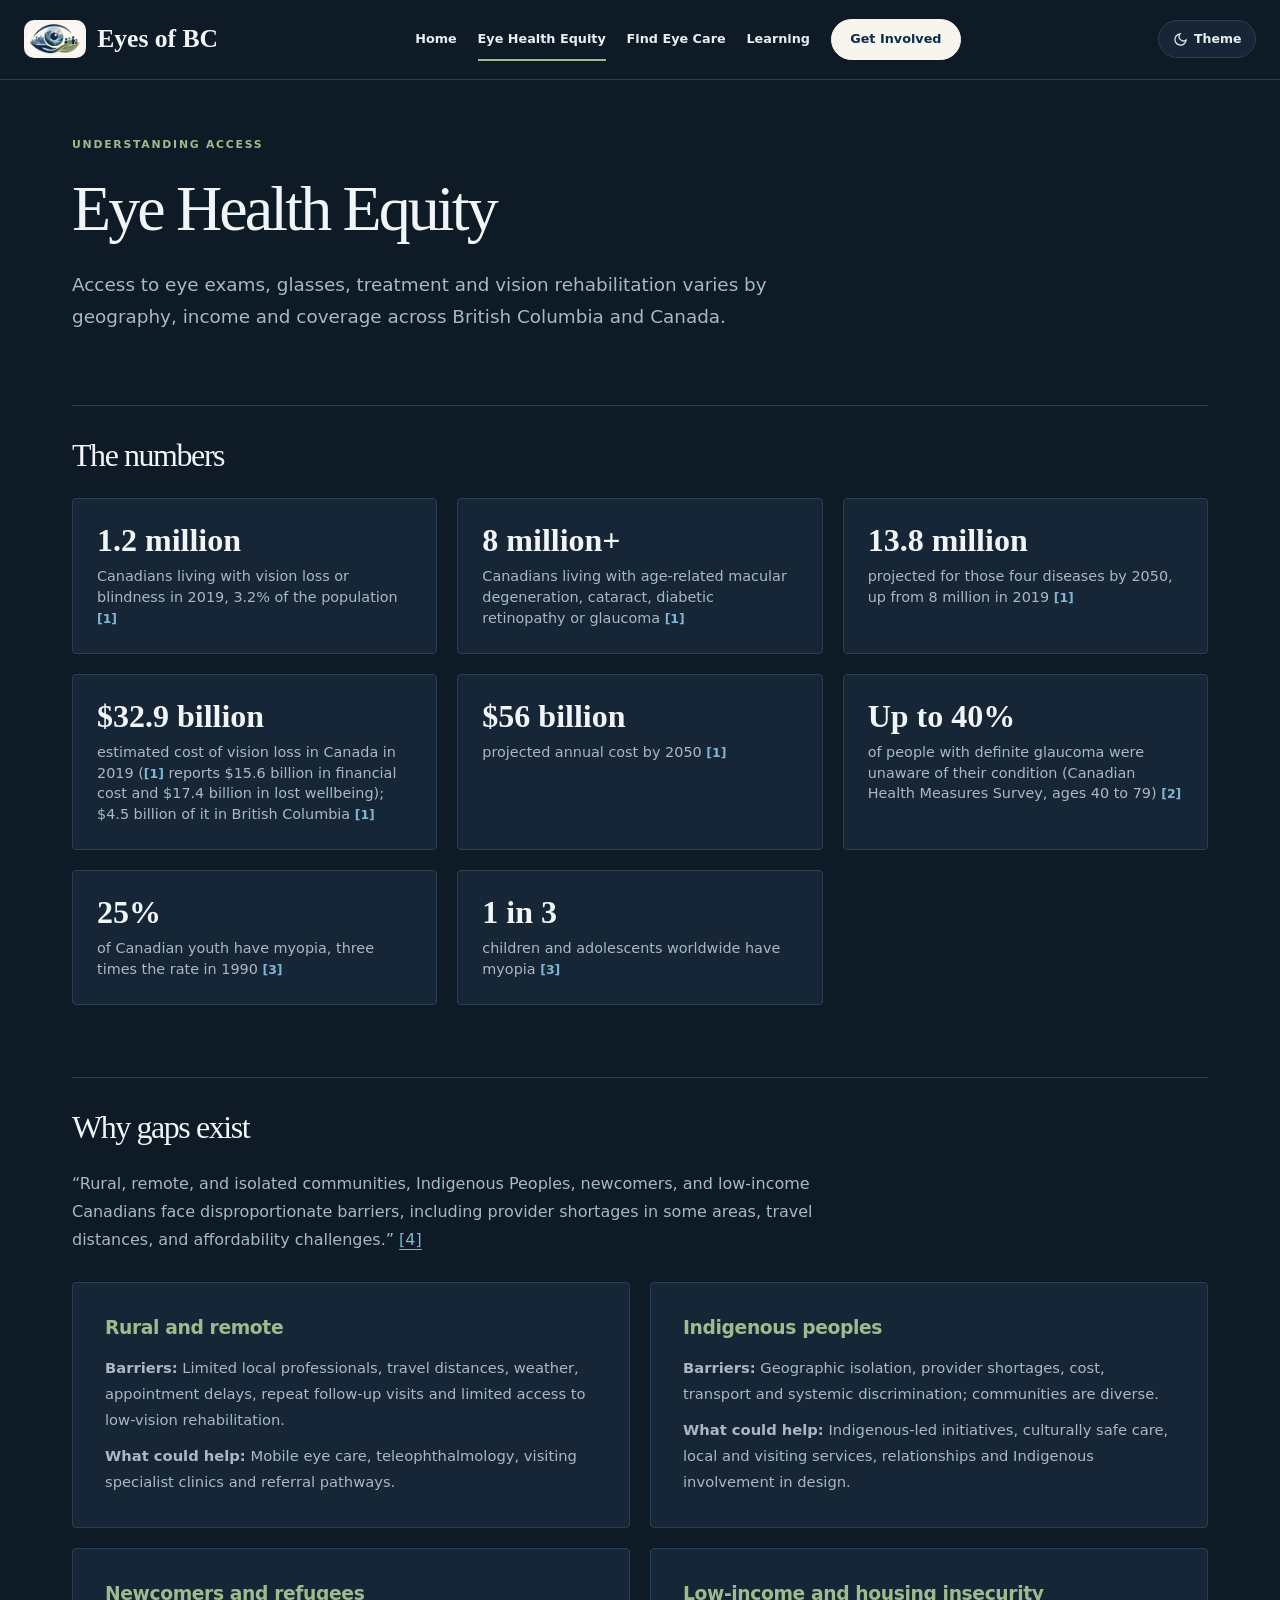
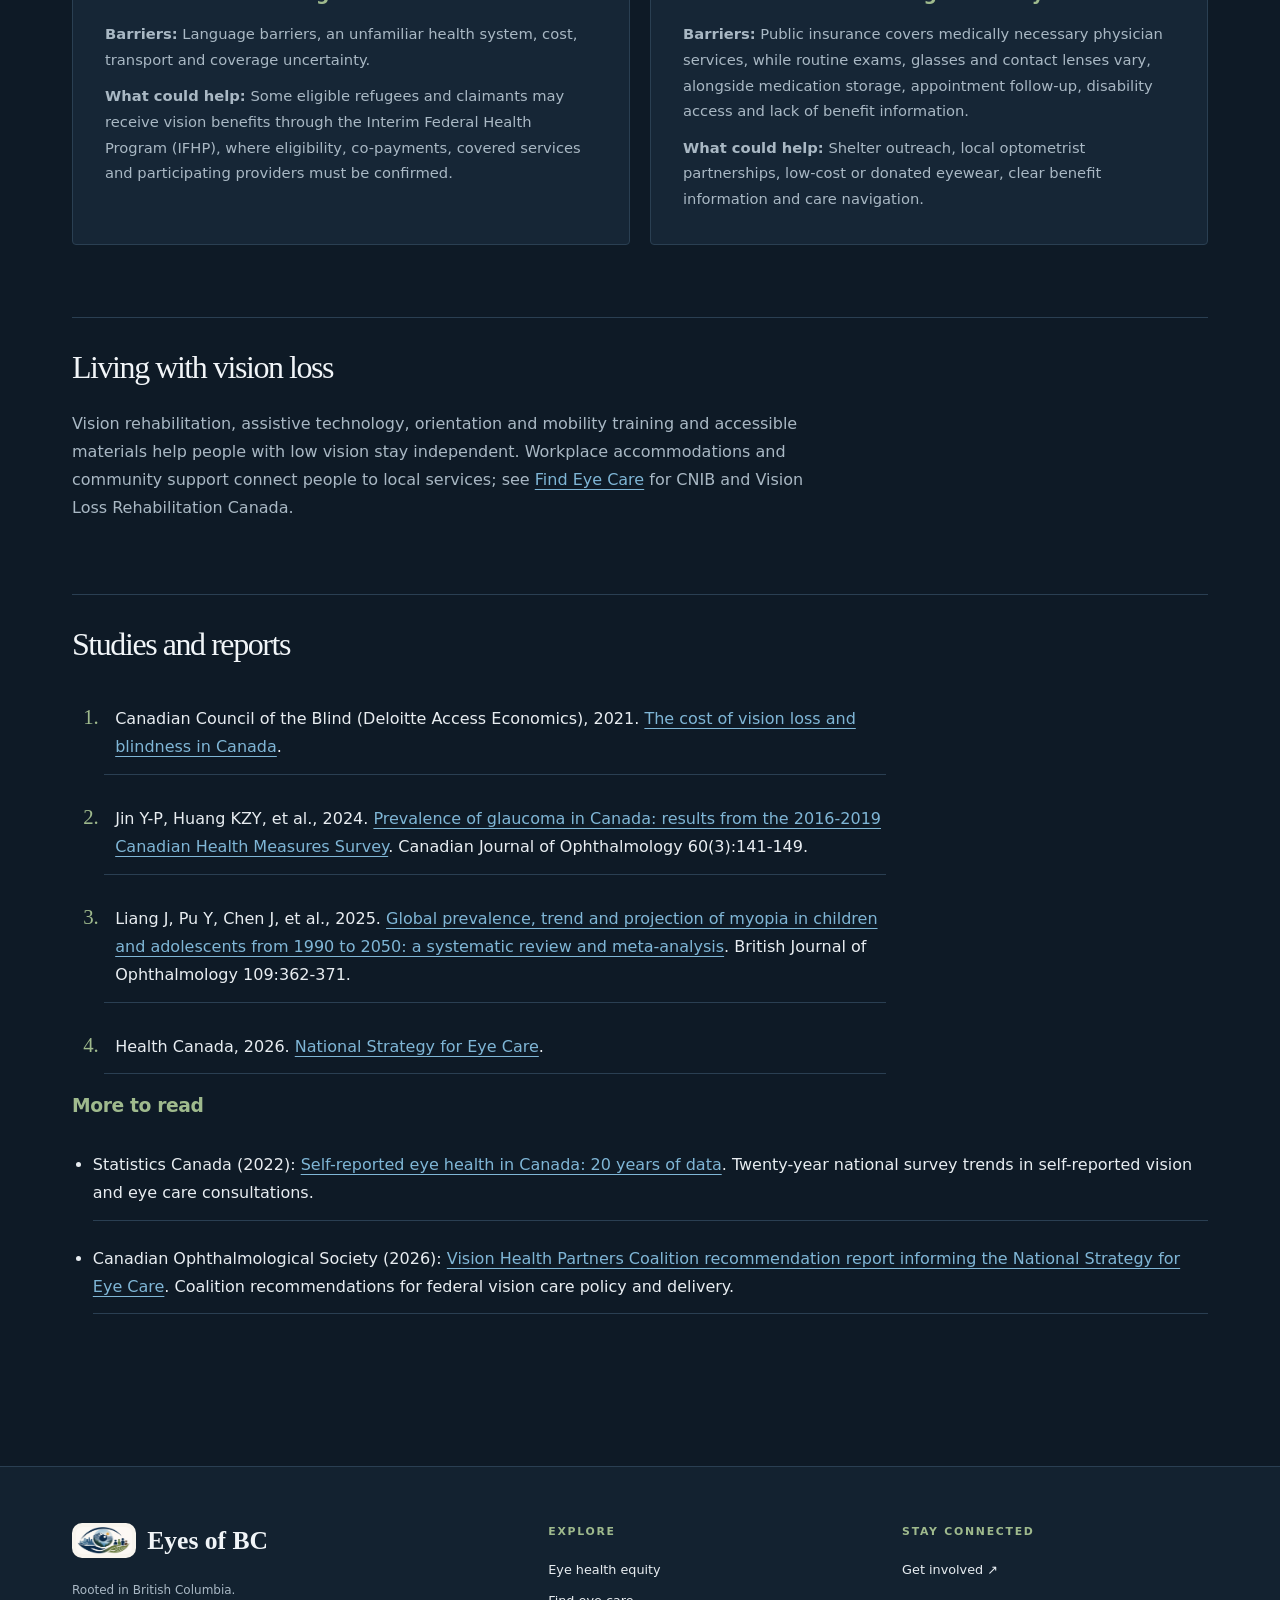
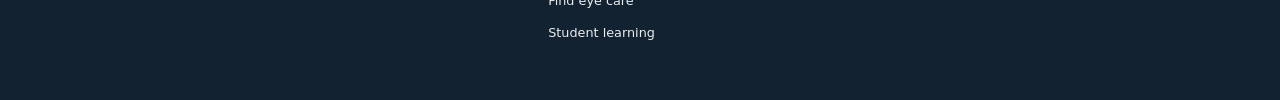
<file: eye-health-equity.html>
<!doctype html>
<html lang="en"><head><meta charset="utf-8"><script>document.documentElement.classList.add('js');(()=>{try{const s=localStorage.getItem('theme');const d=s?s==='dark':true;document.documentElement.setAttribute('data-theme',d?'dark':'light')}catch{document.documentElement.setAttribute('data-theme','dark')}})()</script><meta name="viewport" content="width=device-width, initial-scale=1"><meta name="description" content="Eyes of BC is a medical student-led community initiative supporting eye-health awareness and access to vision care across British Columbia."><meta name="theme-color" content="#0B2D4E"><title>Eye Health Equity | Eyes of BC</title><link rel="icon" type="image/png" href="assets/favicon.png"><link rel="stylesheet" href="css/style.css?v=20261117b"><script src="js/main.js?v=20261117b" defer></script></head>
<body><a class="skip" href="#main">Skip to content</a><header><a class="brand" href="index.html" aria-label="Eyes of BC home"><img class="brand-logo" src="assets/logo-emblem.png" alt="Eyes of BC">Eyes of BC</a><button class="menu-toggle" type="button" aria-expanded="false" aria-controls="main-nav" hidden>Menu <span aria-hidden="true">+</span></button><nav id="main-nav" aria-label="Main navigation"><a href="index.html">Home</a><a href="eye-health-equity.html" aria-current="page">Eye Health Equity</a><a href="find-eye-care.html">Find Eye Care</a><a href="learning.html">Learning</a><a href="get-involved.html">Get Involved</a></nav><button class="theme-toggle" type="button" aria-pressed="false"><svg class="icon-sun" viewBox="0 0 24 24" fill="none" stroke="currentColor" stroke-width="2" aria-hidden="true"><circle cx="12" cy="12" r="4"/><path d="M12 2v2m0 16v2M4.93 4.93l1.41 1.41m11.32 11.32 1.41 1.41M2 12h2m16 0h2M4.93 19.07l1.41-1.41m11.32-11.32 1.41-1.41"/></svg><svg class="icon-moon" viewBox="0 0 24 24" fill="none" stroke="currentColor" stroke-width="2" aria-hidden="true"><path d="M21 12.79A9 9 0 1 1 11.21 3 7 7 0 0 0 21 12.79Z"/></svg>Theme</button></header><main id="main"><p class="eyebrow">Understanding access</p><h1>Eye Health Equity</h1><p>Access to eye exams, glasses, treatment and vision rehabilitation varies by geography, income and coverage across British Columbia and Canada.</p><section><h2>The numbers</h2><div class="stat-grid"><article><strong>1.2 million</strong><p>Canadians living with vision loss or blindness in 2019, 3.2% of the population <a href="#sources">[1]</a></p></article><article><strong>8 million+</strong><p>Canadians living with age-related macular degeneration, cataract, diabetic retinopathy or glaucoma <a href="#sources">[1]</a></p></article><article><strong>13.8 million</strong><p>projected for those four diseases by 2050, up from 8 million in 2019 <a href="#sources">[1]</a></p></article><article><strong>$32.9 billion</strong><p>estimated cost of vision loss in Canada in 2019 (<a href="#sources">[1]</a> reports $15.6 billion in financial cost and $17.4 billion in lost wellbeing); $4.5 billion of it in British Columbia <a href="#sources">[1]</a></p></article><article><strong>$56 billion</strong><p>projected annual cost by 2050 <a href="#sources">[1]</a></p></article><article><strong>Up to 40%</strong><p>of people with definite glaucoma were unaware of their condition (Canadian Health Measures Survey, ages 40 to 79) <a href="#sources">[2]</a></p></article><article><strong>25%</strong><p>of Canadian youth have myopia, three times the rate in 1990 <a href="#sources">[3]</a></p></article><article><strong>1 in 3</strong><p>children and adolescents worldwide have myopia <a href="#sources">[3]</a></p></article></div></section><section><h2>Why gaps exist</h2><p>&ldquo;Rural, remote, and isolated communities, Indigenous Peoples, newcomers, and low-income Canadians face disproportionate barriers, including provider shortages in some areas, travel distances, and affordability challenges.&rdquo; <a href="#sources">[4]</a></p><div class="cards"><article class="card"><h3>Rural and remote</h3><p><strong>Barriers:</strong> Limited local professionals, travel distances, weather, appointment delays, repeat follow-up visits and limited access to low-vision rehabilitation.</p><p><strong>What could help:</strong> Mobile eye care, teleophthalmology, visiting specialist clinics and referral pathways.</p></article><article class="card"><h3>Indigenous peoples</h3><p><strong>Barriers:</strong> Geographic isolation, provider shortages, cost, transport and systemic discrimination; communities are diverse.</p><p><strong>What could help:</strong> Indigenous-led initiatives, culturally safe care, local and visiting services, relationships and Indigenous involvement in design.</p></article><article class="card"><h3>Newcomers and refugees</h3><p><strong>Barriers:</strong> Language barriers, an unfamiliar health system, cost, transport and coverage uncertainty.</p><p><strong>What could help:</strong> Some eligible refugees and claimants may receive vision benefits through the Interim Federal Health Program (IFHP), where eligibility, co-payments, covered services and participating providers must be confirmed.</p></article><article class="card"><h3>Low-income and housing insecurity</h3><p><strong>Barriers:</strong> Public insurance covers medically necessary physician services, while routine exams, glasses and contact lenses vary, alongside medication storage, appointment follow-up, disability access and lack of benefit information.</p><p><strong>What could help:</strong> Shelter outreach, local optometrist partnerships, low-cost or donated eyewear, clear benefit information and care navigation.</p></article></div></section><section><h2>Living with vision loss</h2><p>Vision rehabilitation, assistive technology, orientation and mobility training and accessible materials help people with low vision stay independent. Workplace accommodations and community support connect people to local services; see <a href="find-eye-care.html">Find Eye Care</a> for CNIB and Vision Loss Rehabilitation Canada.</p></section><section id="sources"><h2>Studies and reports</h2><ol><li id="ref-1">Canadian Council of the Blind (Deloitte Access Economics), 2021. <a href="https://www.fightingblindness.ca/wp-content/uploads/2021/12/Deloitte-Cost-of-vision-loss-and-blindness-in-Canada-report-May-2021.pdf" target="_blank" rel="noopener">The cost of vision loss and blindness in Canada</a>.</li><li id="ref-2">Jin Y-P, Huang KZY, et al., 2024. <a href="https://doi.org/10.1016/j.jcjo.2024.08.016" target="_blank" rel="noopener">Prevalence of glaucoma in Canada: results from the 2016-2019 Canadian Health Measures Survey</a>. Canadian Journal of Ophthalmology 60(3):141-149.</li><li id="ref-3">Liang J, Pu Y, Chen J, et al., 2025. <a href="https://doi.org/10.1136/bjo-2024-325427" target="_blank" rel="noopener">Global prevalence, trend and projection of myopia in children and adolescents from 1990 to 2050: a systematic review and meta-analysis</a>. British Journal of Ophthalmology 109:362-371.</li><li id="ref-4">Health Canada, 2026. <a href="https://www.canada.ca/en/health-canada/services/publications/health-system-services/national-strategy-eye-care.html" target="_blank" rel="noopener">National Strategy for Eye Care</a>.</li></ol><h3>More to read</h3><ul><li>Statistics Canada (2022): <a href="https://doi.org/10.25318/82-003-x202200400002-eng" target="_blank" rel="noopener">Self-reported eye health in Canada: 20 years of data</a>. Twenty-year national survey trends in self-reported vision and eye care consultations.</li><li>Canadian Ophthalmological Society (2026): <a href="https://www.cos-sco.ca/wp-content/uploads/2026/02/VHPC-Recommendation-Report_-Informing-a-National-Strategy-for-Eye-Care-01.15.2026_ENG-1.pdf" target="_blank" rel="noopener">Vision Health Partners Coalition recommendation report informing the National Strategy for Eye Care</a>. Coalition recommendations for federal vision care policy and delivery.</li></ul></section></main><footer><div class="footer-intro"><a class="brand" href="index.html"><img src="assets/logo-emblem.png" width="64" height="35" alt="">Eyes of BC</a><p class="footer-location">Rooted in British Columbia.</p></div><div class="footer-links"><p class="eyebrow">Explore</p><a href="eye-health-equity.html">Eye health equity</a><a href="find-eye-care.html">Find eye care</a><a href="learning.html">Student learning</a></div><div class="footer-links"><p class="eyebrow">Stay connected</p><a href="get-involved.html">Get involved <span aria-hidden="true">↗</span></a></div></footer></body></html>
</file>
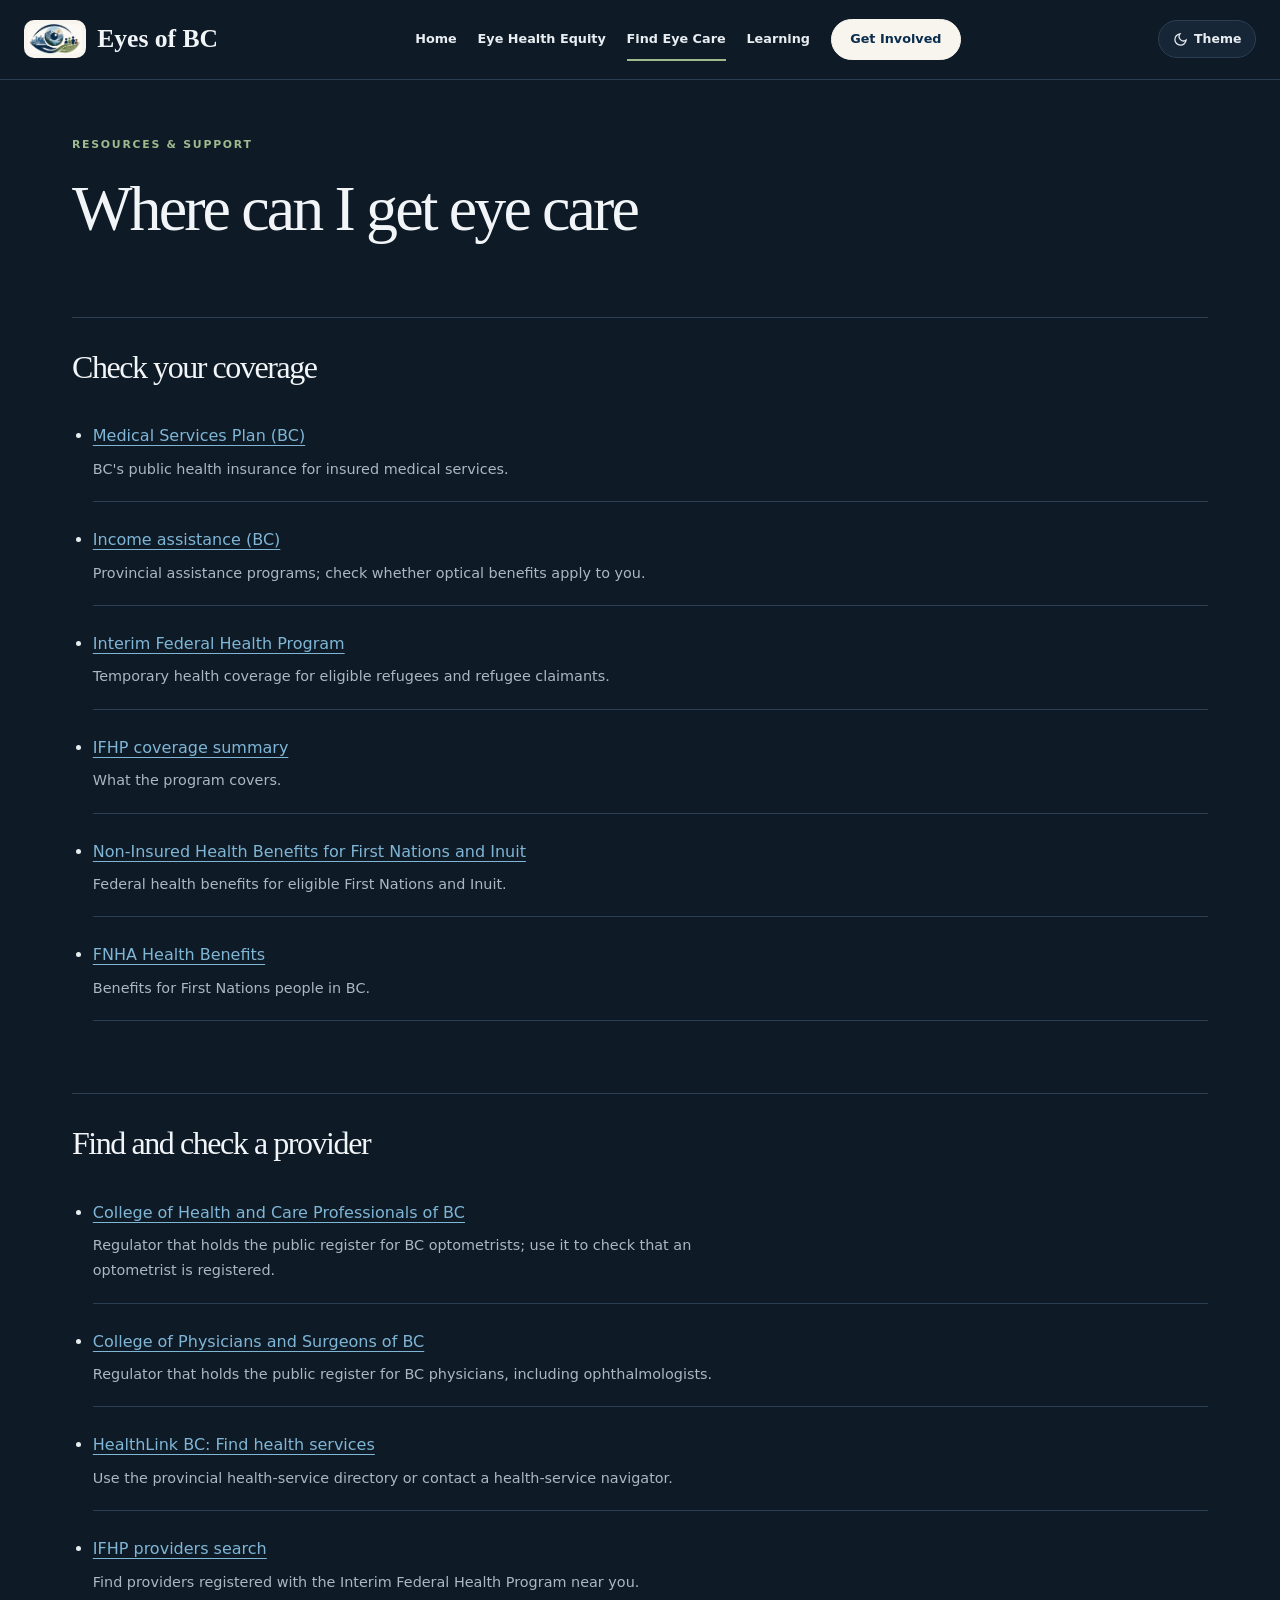
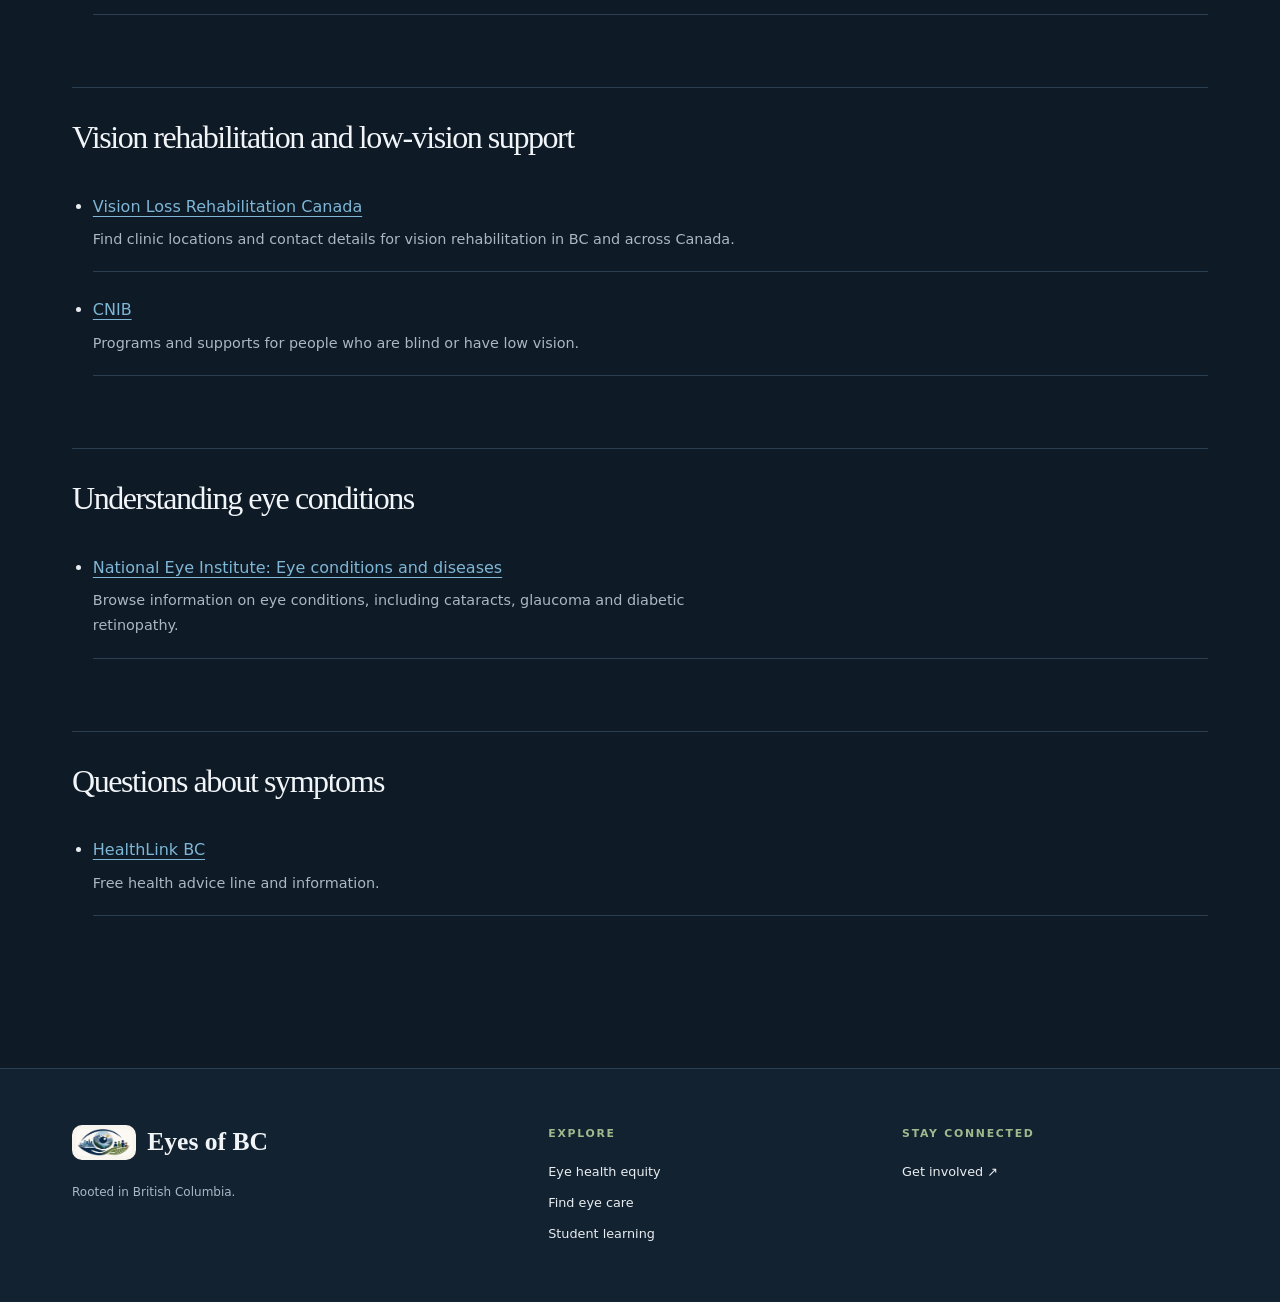
<file: find-eye-care.html>
<!doctype html>
<html lang="en"><head><meta charset="utf-8"><script>document.documentElement.classList.add('js');(()=>{try{const s=localStorage.getItem('theme');const d=s?s==='dark':true;document.documentElement.setAttribute('data-theme',d?'dark':'light')}catch{document.documentElement.setAttribute('data-theme','dark')}})()</script><meta name="viewport" content="width=device-width, initial-scale=1"><meta name="description" content="Eyes of BC is a medical student-led community initiative supporting eye-health awareness and access to vision care across British Columbia."><meta name="theme-color" content="#0B2D4E"><title>Where can I get eye care | Eyes of BC</title><link rel="icon" type="image/png" href="assets/favicon.png"><link rel="stylesheet" href="css/style.css?v=20261117b"><script src="js/main.js?v=20261117b" defer></script></head>
<body><a class="skip" href="#main">Skip to content</a><header><a class="brand" href="index.html" aria-label="Eyes of BC home"><img class="brand-logo" src="assets/logo-emblem.png" alt="Eyes of BC">Eyes of BC</a><button class="menu-toggle" type="button" aria-expanded="false" aria-controls="main-nav" hidden>Menu <span aria-hidden="true">+</span></button><nav id="main-nav" aria-label="Main navigation"><a href="index.html">Home</a><a href="eye-health-equity.html">Eye Health Equity</a><a href="find-eye-care.html" aria-current="page">Find Eye Care</a><a href="learning.html">Learning</a><a href="get-involved.html">Get Involved</a></nav><button class="theme-toggle" type="button" aria-pressed="false"><svg class="icon-sun" viewBox="0 0 24 24" fill="none" stroke="currentColor" stroke-width="2" aria-hidden="true"><circle cx="12" cy="12" r="4"/><path d="M12 2v2m0 16v2M4.93 4.93l1.41 1.41m11.32 11.32 1.41 1.41M2 12h2m16 0h2M4.93 19.07l1.41-1.41m11.32-11.32 1.41-1.41"/></svg><svg class="icon-moon" viewBox="0 0 24 24" fill="none" stroke="currentColor" stroke-width="2" aria-hidden="true"><path d="M21 12.79A9 9 0 1 1 11.21 3 7 7 0 0 0 21 12.79Z"/></svg>Theme</button></header><main id="main"><p class="eyebrow">Resources & support</p><h1>Where can I get eye care</h1><section><h2>Check your coverage</h2><ul><li><a href="https://www2.gov.bc.ca/gov/content/health/health-drug-coverage/msp">Medical Services Plan (BC)</a> <p>BC&#x27;s public health insurance for insured medical services.</p></li><li><a href="https://www2.gov.bc.ca/gov/content/family-social-supports/income-assistance">Income assistance (BC)</a> <p>Provincial assistance programs; check whether optical benefits apply to you.</p></li><li><a href="https://www.canada.ca/en/immigration-refugees-citizenship/services/refugees/help-within-canada/health-care/interim-federal-health-program.html">Interim Federal Health Program</a> <p>Temporary health coverage for eligible refugees and refugee claimants.</p></li><li><a href="https://www.canada.ca/en/immigration-refugees-citizenship/services/refugees/help-within-canada/health-care/interim-federal-health-program/coverage-summary.html">IFHP coverage summary</a> <p>What the program covers.</p></li><li><a href="https://www.sac-isc.gc.ca/eng/1572537161086/1572537234517">Non-Insured Health Benefits for First Nations and Inuit</a> <p>Federal health benefits for eligible First Nations and Inuit.</p></li><li><a href="https://fnha.ca/benefits/">FNHA Health Benefits</a> <p>Benefits for First Nations people in BC.</p></li></ul></section><section><h2>Find and check a provider</h2><ul><li><a href="https://www.cobc.ca">College of Health and Care Professionals of BC</a> <p>Regulator that holds the public register for BC optometrists; use it to check that an optometrist is registered.</p></li><li><a href="https://www.cpsbc.ca">College of Physicians and Surgeons of BC</a> <p>Regulator that holds the public register for BC physicians, including ophthalmologists.</p></li><li><a href="https://www.healthlinkbc.ca/find-care/find-health-services">HealthLink BC: Find health services</a> <p>Use the provincial health-service directory or contact a health-service navigator.</p></li><li><a href="https://ifhp.medaviebc.ca/en/providers-search">IFHP providers search</a> <p>Find providers registered with the Interim Federal Health Program near you.</p></li></ul></section><section><h2>Vision rehabilitation and low-vision support</h2><ul><li><a href="https://visionlossrehab.ca/en/locations">Vision Loss Rehabilitation Canada</a> <p>Find clinic locations and contact details for vision rehabilitation in BC and across Canada.</p></li><li><a href="https://www.cnib.ca/en">CNIB</a> <p>Programs and supports for people who are blind or have low vision.</p></li></ul></section><section><h2>Understanding eye conditions</h2><ul><li><a href="https://www.nei.nih.gov/eye-health-information/eye-conditions-and-diseases">National Eye Institute: Eye conditions and diseases</a> <p>Browse information on eye conditions, including cataracts, glaucoma and diabetic retinopathy.</p></li></ul></section><section><h2>Questions about symptoms</h2><ul><li><a href="https://www.healthlinkbc.ca">HealthLink BC</a> <p>Free health advice line and information.</p></li></ul></section></main><footer><div class="footer-intro"><a class="brand" href="index.html"><img src="assets/logo-emblem.png" width="64" height="35" alt="">Eyes of BC</a><p class="footer-location">Rooted in British Columbia.</p></div><div class="footer-links"><p class="eyebrow">Explore</p><a href="eye-health-equity.html">Eye health equity</a><a href="find-eye-care.html">Find eye care</a><a href="learning.html">Student learning</a></div><div class="footer-links"><p class="eyebrow">Stay connected</p><a href="get-involved.html">Get involved <span aria-hidden="true">↗</span></a></div></footer></body></html>
</file>
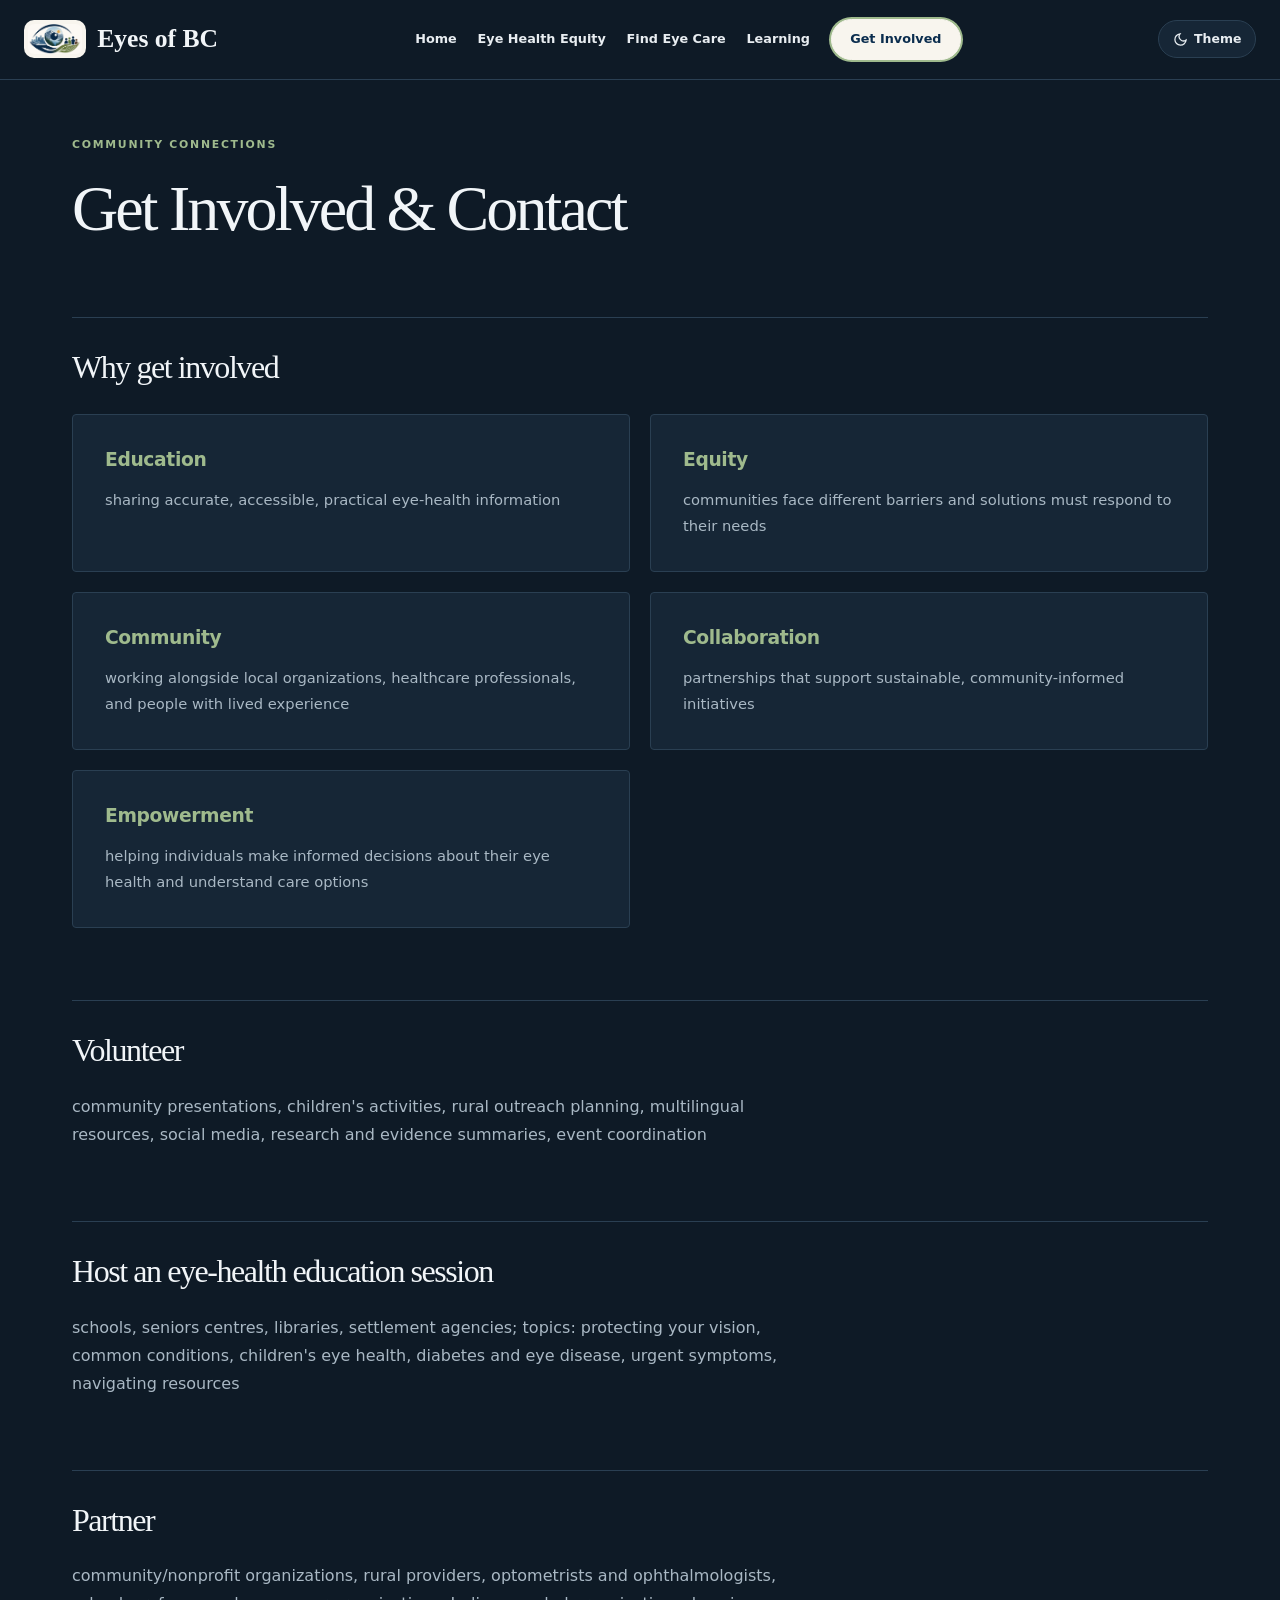
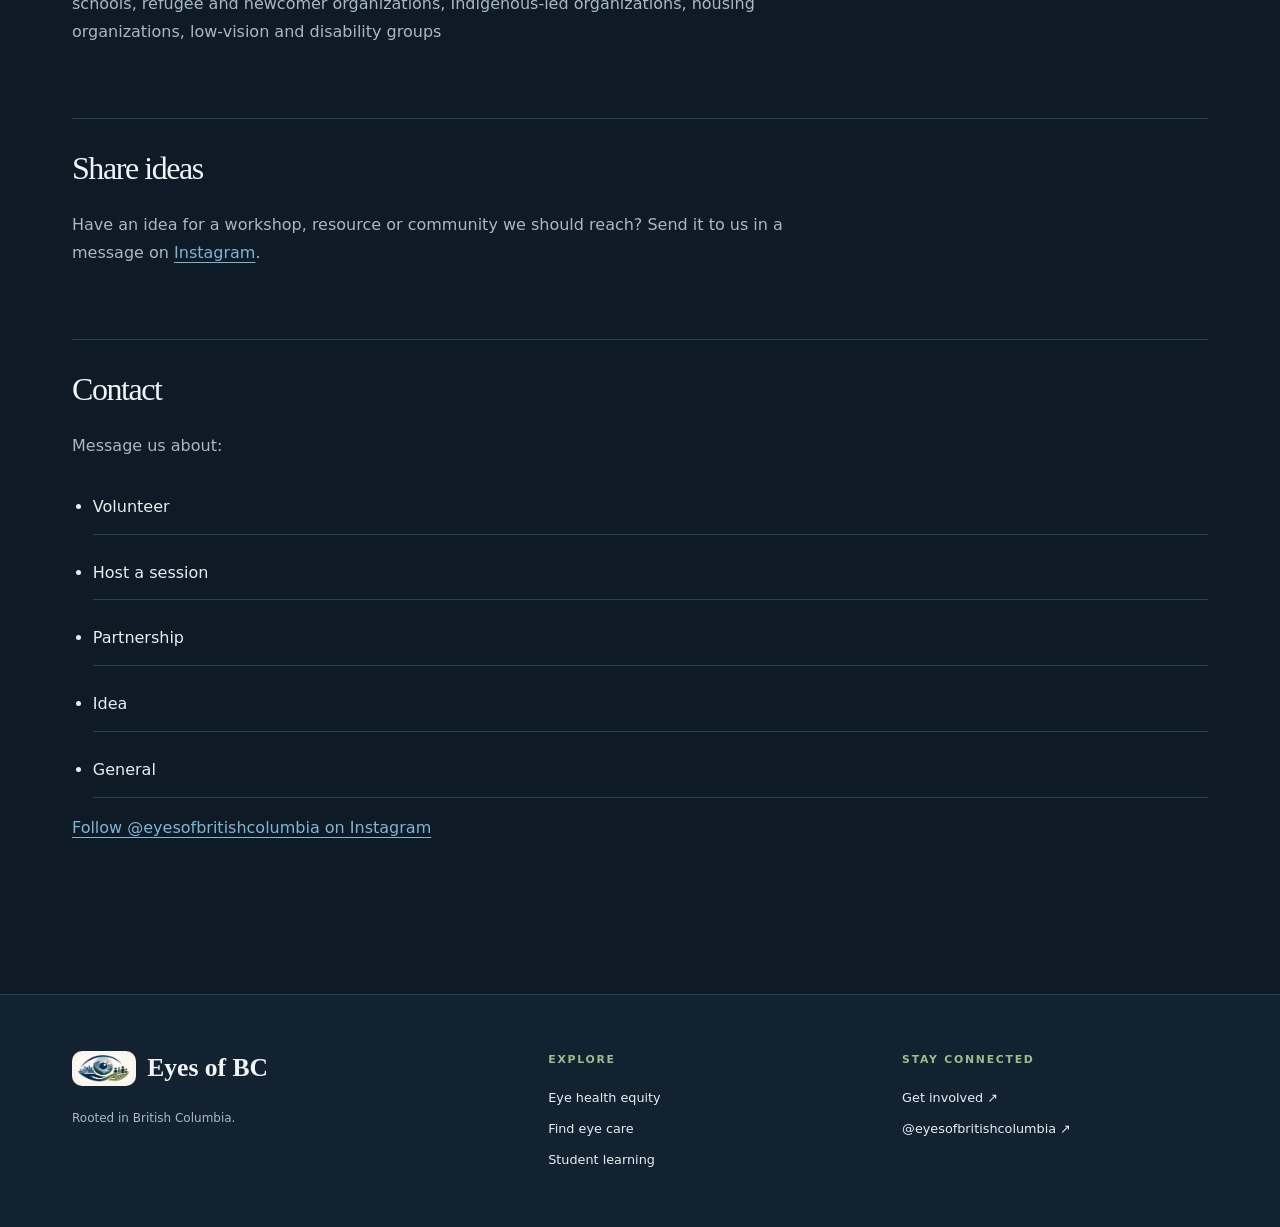
<file: get-involved.html>
<!doctype html>
<html lang="en"><head><meta charset="utf-8"><script>document.documentElement.classList.add('js');(()=>{try{const s=localStorage.getItem('theme');const d=s?s==='dark':true;document.documentElement.setAttribute('data-theme',d?'dark':'light')}catch{document.documentElement.setAttribute('data-theme','dark')}})()</script><meta name="viewport" content="width=device-width, initial-scale=1"><meta name="description" content="Eyes of BC is a medical student-led community initiative supporting eye-health awareness and access to vision care across British Columbia."><meta name="theme-color" content="#0B2D4E"><title>Get Involved &amp; Contact | Eyes of BC</title><link rel="icon" type="image/png" href="assets/favicon.png"><link rel="stylesheet" href="css/style.css?v=20261117b"><script src="js/main.js?v=20261117b" defer></script></head>
<body><a class="skip" href="#main">Skip to content</a><header><a class="brand" href="index.html" aria-label="Eyes of BC home"><img class="brand-logo" src="assets/logo-emblem.png" alt="Eyes of BC">Eyes of BC</a><button class="menu-toggle" type="button" aria-expanded="false" aria-controls="main-nav" hidden>Menu <span aria-hidden="true">+</span></button><nav id="main-nav" aria-label="Main navigation"><a href="index.html">Home</a><a href="eye-health-equity.html">Eye Health Equity</a><a href="find-eye-care.html">Find Eye Care</a><a href="learning.html">Learning</a><a href="get-involved.html" aria-current="page">Get Involved</a></nav><button class="theme-toggle" type="button" aria-pressed="false"><svg class="icon-sun" viewBox="0 0 24 24" fill="none" stroke="currentColor" stroke-width="2" aria-hidden="true"><circle cx="12" cy="12" r="4"/><path d="M12 2v2m0 16v2M4.93 4.93l1.41 1.41m11.32 11.32 1.41 1.41M2 12h2m16 0h2M4.93 19.07l1.41-1.41m11.32-11.32 1.41-1.41"/></svg><svg class="icon-moon" viewBox="0 0 24 24" fill="none" stroke="currentColor" stroke-width="2" aria-hidden="true"><path d="M21 12.79A9 9 0 1 1 11.21 3 7 7 0 0 0 21 12.79Z"/></svg>Theme</button></header><main id="main"><p class="eyebrow">Community connections</p><h1>Get Involved &amp; Contact</h1><section><h2>Why get involved</h2><div class="cards"><article class="card"><h3>Education</h3><p>sharing accurate, accessible, practical eye-health information</p></article><article class="card"><h3>Equity</h3><p>communities face different barriers and solutions must respond to their needs</p></article><article class="card"><h3>Community</h3><p>working alongside local organizations, healthcare professionals, and people with lived experience</p></article><article class="card"><h3>Collaboration</h3><p>partnerships that support sustainable, community-informed initiatives</p></article><article class="card"><h3>Empowerment</h3><p>helping individuals make informed decisions about their eye health and understand care options</p></article></div></section><section><h2>Volunteer</h2><p>community presentations, children&#x27;s activities, rural outreach planning, multilingual resources, social media, research and evidence summaries, event coordination</p></section><section><h2>Host an eye-health education session</h2><p>schools, seniors centres, libraries, settlement agencies; topics: protecting your vision, common conditions, children&#x27;s eye health, diabetes and eye disease, urgent symptoms, navigating resources</p></section><section><h2>Partner</h2><p>community/nonprofit organizations, rural providers, optometrists and ophthalmologists, schools, refugee and newcomer organizations, Indigenous-led organizations, housing organizations, low-vision and disability groups</p></section><section><h2>Share ideas</h2><p>Have an idea for a workshop, resource or community we should reach? Send it to us in a message on <a href="https://www.instagram.com/eyesofbritishcolumbia/">Instagram</a>.</p></section><section><h2>Contact</h2><p>Message us about:</p><ul><li>Volunteer</li><li>Host a session</li><li>Partnership</li><li>Idea</li><li>General</li></ul><a href="https://www.instagram.com/eyesofbritishcolumbia/">Follow @eyesofbritishcolumbia on Instagram</a></section></main><footer><div class="footer-intro"><a class="brand" href="index.html"><img src="assets/logo-emblem.png" width="64" height="35" alt="">Eyes of BC</a><p class="footer-location">Rooted in British Columbia.</p></div><div class="footer-links"><p class="eyebrow">Explore</p><a href="eye-health-equity.html">Eye health equity</a><a href="find-eye-care.html">Find eye care</a><a href="learning.html">Student learning</a></div><div class="footer-links"><p class="eyebrow">Stay connected</p><a href="get-involved.html">Get involved <span aria-hidden="true">↗</span></a><a href="https://www.instagram.com/eyesofbritishcolumbia/">@eyesofbritishcolumbia <span aria-hidden="true">↗</span></a></div></footer></body></html>
</file>
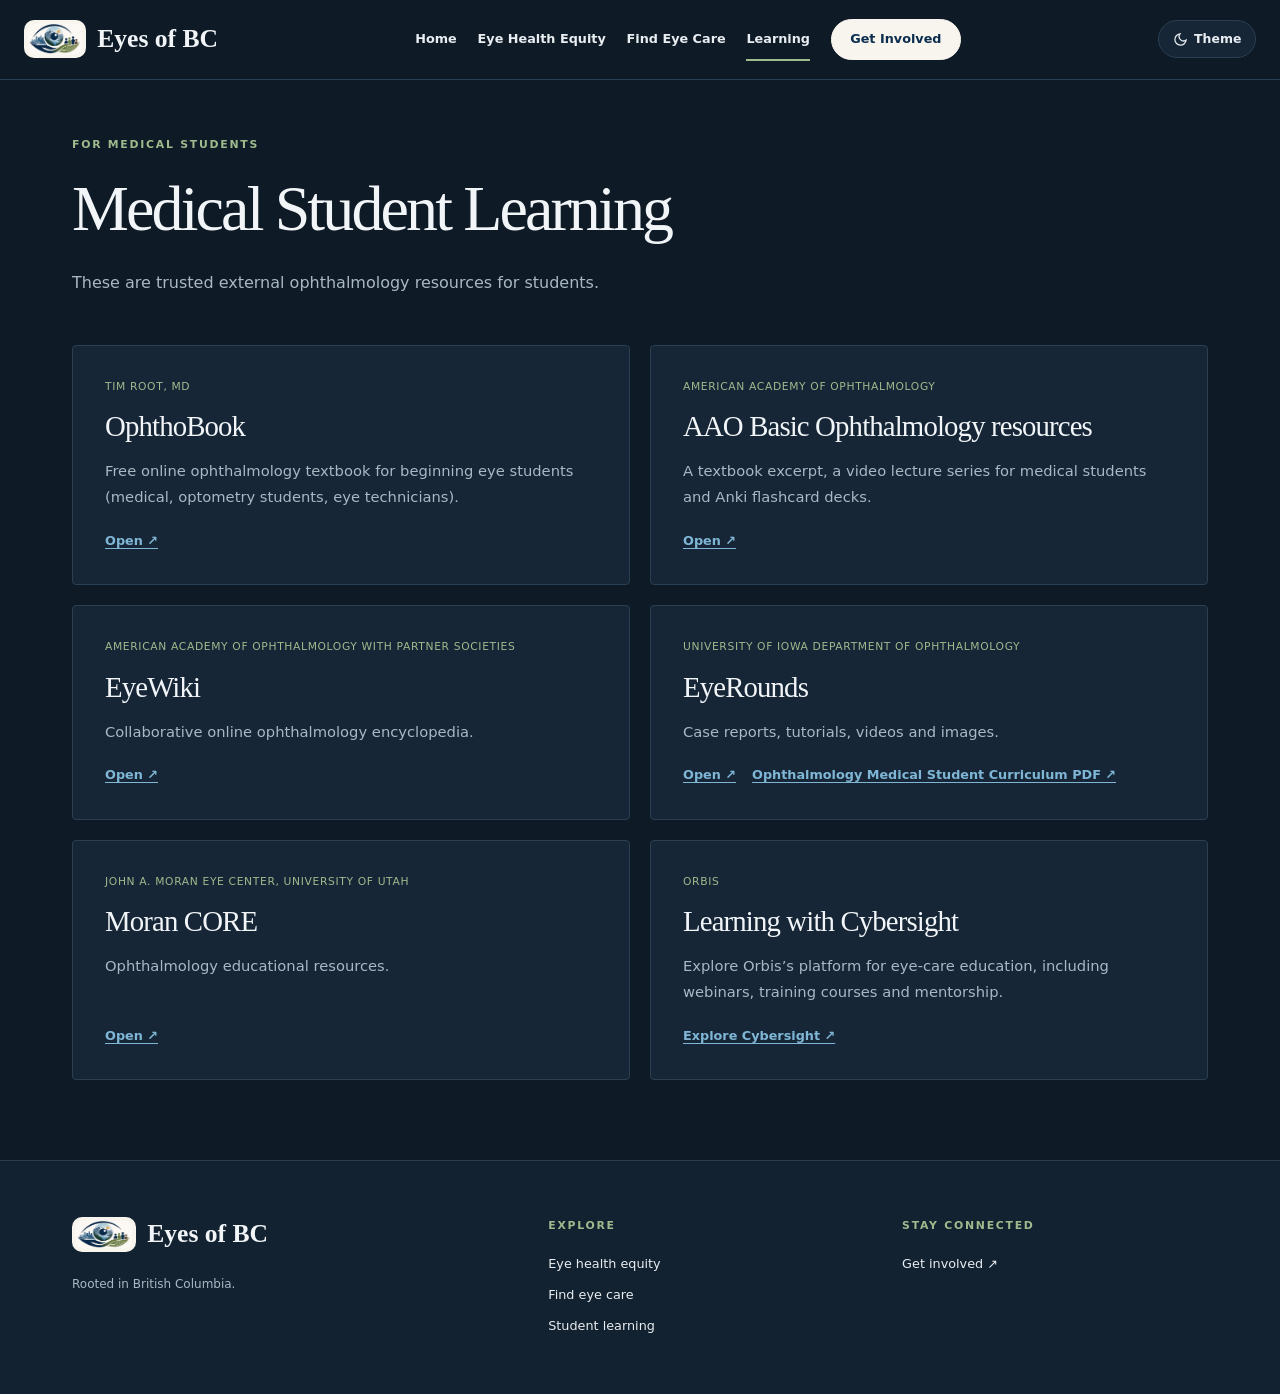
<file: learning.html>
<!doctype html>
<html lang="en"><head><meta charset="utf-8"><script>document.documentElement.classList.add('js');(()=>{try{const s=localStorage.getItem('theme');const d=s?s==='dark':true;document.documentElement.setAttribute('data-theme',d?'dark':'light')}catch{document.documentElement.setAttribute('data-theme','dark')}})()</script><meta name="viewport" content="width=device-width, initial-scale=1"><meta name="description" content="Eyes of BC is a medical student-led community initiative supporting eye-health awareness and access to vision care across British Columbia."><meta name="theme-color" content="#0B2D4E"><title>Medical Student Learning | Eyes of BC</title><link rel="icon" type="image/png" href="assets/favicon.png"><link rel="stylesheet" href="css/style.css?v=20261117b"><script src="js/main.js?v=20261117b" defer></script></head>
<body><a class="skip" href="#main">Skip to content</a><header><a class="brand" href="index.html" aria-label="Eyes of BC home"><img class="brand-logo" src="assets/logo-emblem.png" alt="Eyes of BC">Eyes of BC</a><button class="menu-toggle" type="button" aria-expanded="false" aria-controls="main-nav" hidden>Menu <span aria-hidden="true">+</span></button><nav id="main-nav" aria-label="Main navigation"><a href="index.html">Home</a><a href="eye-health-equity.html">Eye Health Equity</a><a href="find-eye-care.html">Find Eye Care</a><a href="learning.html" aria-current="page">Learning</a><a href="get-involved.html">Get Involved</a></nav><button class="theme-toggle" type="button" aria-pressed="false"><svg class="icon-sun" viewBox="0 0 24 24" fill="none" stroke="currentColor" stroke-width="2" aria-hidden="true"><circle cx="12" cy="12" r="4"/><path d="M12 2v2m0 16v2M4.93 4.93l1.41 1.41m11.32 11.32 1.41 1.41M2 12h2m16 0h2M4.93 19.07l1.41-1.41m11.32-11.32 1.41-1.41"/></svg><svg class="icon-moon" viewBox="0 0 24 24" fill="none" stroke="currentColor" stroke-width="2" aria-hidden="true"><path d="M21 12.79A9 9 0 1 1 11.21 3 7 7 0 0 0 21 12.79Z"/></svg>Theme</button></header><main id="main"><div class="page-intro"><p class="eyebrow">For medical students</p><h1>Medical Student Learning</h1><p>These are trusted external ophthalmology resources for students.</p></div><div class="cards"><article class="card"><span class="resource-publisher">Tim Root, MD</span><h2>OphthoBook</h2><p>Free online ophthalmology textbook for beginning eye students (medical, optometry students, eye technicians).</p><a class="panel-link" href="https://timroot.com/ophthobook/" target="_blank" rel="noopener">Open ↗</a></article><article class="card"><span class="resource-publisher">American Academy of Ophthalmology</span><h2>AAO Basic Ophthalmology resources</h2><p>A textbook excerpt, a video lecture series for medical students and Anki flashcard decks.</p><a class="panel-link" href="https://www.aao.org/basic-ophthalmology-resources" target="_blank" rel="noopener">Open ↗</a></article><article class="card"><span class="resource-publisher">American Academy of Ophthalmology with partner societies</span><h2>EyeWiki</h2><p>Collaborative online ophthalmology encyclopedia.</p><a class="panel-link" href="https://eyewiki.org/Main_Page" target="_blank" rel="noopener">Open ↗</a></article><article class="card"><span class="resource-publisher">University of Iowa Department of Ophthalmology</span><h2>EyeRounds</h2><p>Case reports, tutorials, videos and images.</p><div class="listing-links"><a class="panel-link" href="https://www.eyerounds.org/" target="_blank" rel="noopener">Open ↗</a><a class="panel-link" href="https://www.eyerounds.org/article/Online-Ophthalmology-Curriculum/Ophthalmology-Medical-Student-Curriculum.pdf" target="_blank" rel="noopener">Ophthalmology Medical Student Curriculum PDF ↗</a></div></article><article class="card"><span class="resource-publisher">John A. Moran Eye Center, University of Utah</span><h2>Moran CORE</h2><p>Ophthalmology educational resources.</p><a class="panel-link" href="https://morancore.utah.edu/" target="_blank" rel="noopener">Open ↗</a></article><article class="card"><span class="resource-publisher">Orbis</span><h2>Learning with Cybersight</h2><p>Explore Orbis’s platform for eye-care education, including webinars, training courses and mentorship.</p><a class="panel-link" href="https://www.orbis.org/en/what-we-do/cybersight" target="_blank" rel="noopener">Explore Cybersight ↗</a></article></div></main><footer><div class="footer-intro"><a class="brand" href="index.html"><img src="assets/logo-emblem.png" width="64" height="35" alt="">Eyes of BC</a><p class="footer-location">Rooted in British Columbia.</p></div><div class="footer-links"><p class="eyebrow">Explore</p><a href="eye-health-equity.html">Eye health equity</a><a href="find-eye-care.html">Find eye care</a><a href="learning.html">Student learning</a></div><div class="footer-links"><p class="eyebrow">Stay connected</p><a href="get-involved.html">Get involved <span aria-hidden="true">↗</span></a></div></footer></body></html>
</file>
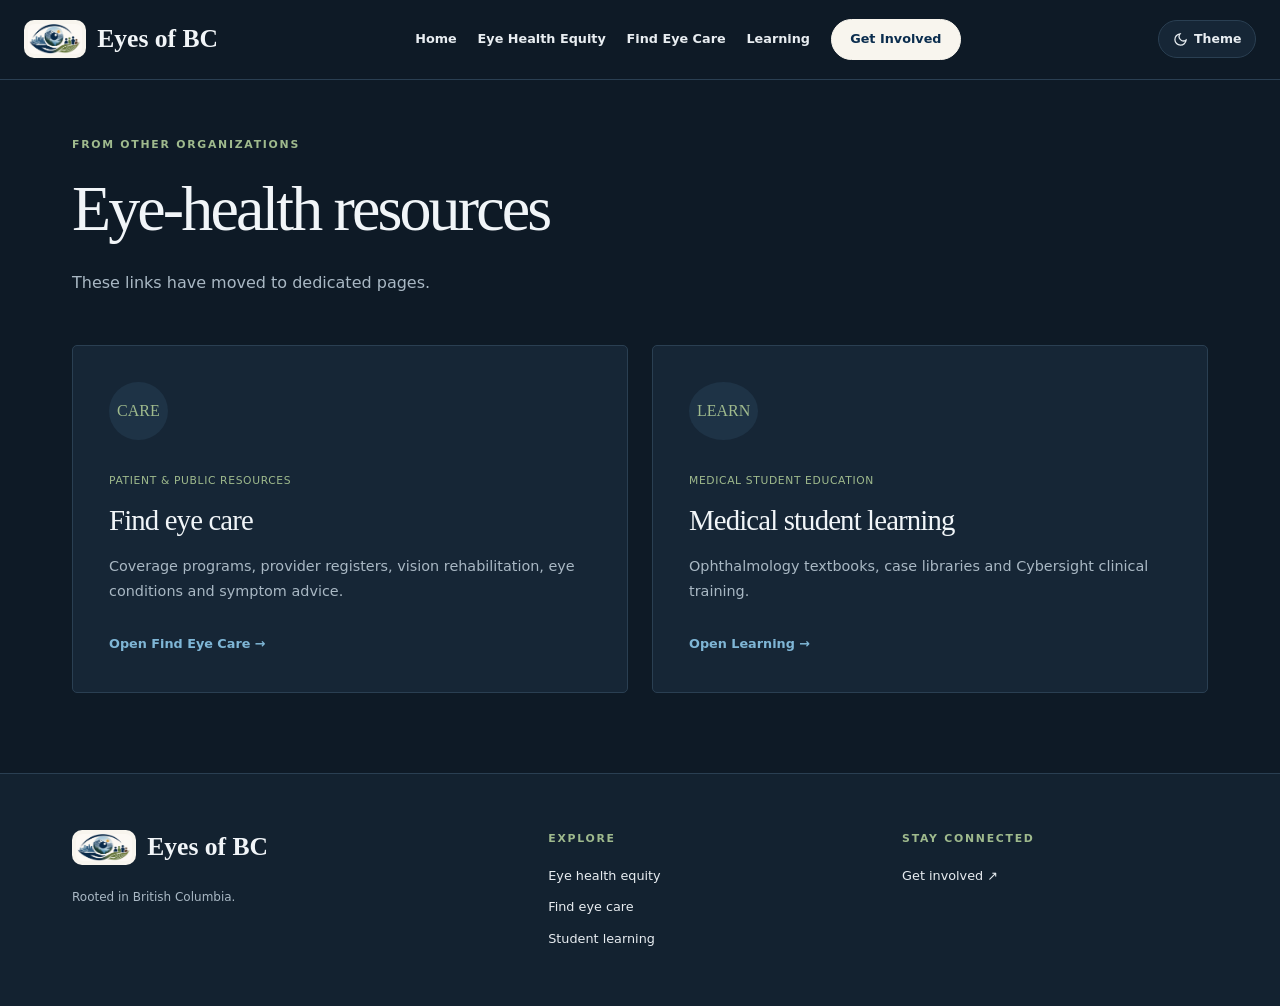
<file: research.html>
<!doctype html>
<html lang="en"><head><meta charset="utf-8"><script>document.documentElement.classList.add('js');(()=>{try{const s=localStorage.getItem('theme');const d=s?s==='dark':true;document.documentElement.setAttribute('data-theme',d?'dark':'light')}catch{document.documentElement.setAttribute('data-theme','dark')}})()</script><meta name="viewport" content="width=device-width, initial-scale=1"><meta name="description" content="Eyes of BC is a medical student-led community initiative supporting eye-health awareness and access to vision care across British Columbia."><meta name="theme-color" content="#0B2D4E"><title>Resources | Eyes of BC</title><link rel="icon" type="image/png" href="assets/favicon.png"><link rel="stylesheet" href="css/style.css?v=20261117b"><script src="js/main.js?v=20261117b" defer></script></head>
<body><a class="skip" href="#main">Skip to content</a><header><a class="brand" href="index.html" aria-label="Eyes of BC home"><img class="brand-logo" src="assets/logo-emblem.png" alt="Eyes of BC">Eyes of BC</a><button class="menu-toggle" type="button" aria-expanded="false" aria-controls="main-nav" hidden>Menu <span aria-hidden="true">+</span></button><nav id="main-nav" aria-label="Main navigation"><a href="index.html">Home</a><a href="eye-health-equity.html">Eye Health Equity</a><a href="find-eye-care.html">Find Eye Care</a><a href="learning.html">Learning</a><a href="get-involved.html">Get Involved</a></nav><button class="theme-toggle" type="button" aria-pressed="false"><svg class="icon-sun" viewBox="0 0 24 24" fill="none" stroke="currentColor" stroke-width="2" aria-hidden="true"><circle cx="12" cy="12" r="4"/><path d="M12 2v2m0 16v2M4.93 4.93l1.41 1.41m11.32 11.32 1.41 1.41M2 12h2m16 0h2M4.93 19.07l1.41-1.41m11.32-11.32 1.41-1.41"/></svg><svg class="icon-moon" viewBox="0 0 24 24" fill="none" stroke="currentColor" stroke-width="2" aria-hidden="true"><path d="M21 12.79A9 9 0 1 1 11.21 3 7 7 0 0 0 21 12.79Z"/></svg>Theme</button></header><main id="main" class="resources-page"><div class="page-intro"><p class="eyebrow">From other organizations</p><h1>Eye-health resources</h1><p>These links have moved to dedicated pages.</p></div><div class="resource-grid"><a class="resource-card" href="find-eye-care.html"><span class="resource-mark">CARE</span><span class="resource-publisher">Patient &amp; public resources</span><h2>Find eye care</h2><p>Coverage programs, provider registers, vision rehabilitation, eye conditions and symptom advice.</p><span class="panel-link">Open Find Eye Care →</span></a><a class="resource-card" href="learning.html"><span class="resource-mark">LEARN</span><span class="resource-publisher">Medical student education</span><h2>Medical student learning</h2><p>Ophthalmology textbooks, case libraries and Cybersight clinical training.</p><span class="panel-link">Open Learning →</span></a></div></main><footer><div class="footer-intro"><a class="brand" href="index.html"><img src="assets/logo-emblem.png" width="64" height="35" alt="">Eyes of BC</a><p class="footer-location">Rooted in British Columbia.</p></div><div class="footer-links"><p class="eyebrow">Explore</p><a href="eye-health-equity.html">Eye health equity</a><a href="find-eye-care.html">Find eye care</a><a href="learning.html">Student learning</a></div><div class="footer-links"><p class="eyebrow">Stay connected</p><a href="get-involved.html">Get involved <span aria-hidden="true">↗</span></a></div></footer></body></html>
</file>
<file: css/style.css>
:root {
  color-scheme: light;
  --navy: #0B2D4E;
  --blue: #2F739A;
  --sage: #7D996B;
  --ivory: #F8F5EE;
  --gold: #DDAA4C;
  --bg: var(--ivory);
  --surface: #fffdf8;
  --surface-alt: #edf0e6;
  --surface-muted: #e9eddf;
  --surface-tint: #f4f5ef;
  --surface-pill: #eaf0e0;
  --surface-mark: #e5ecdc;
  --surface-press: #e4e9d9;
  --surface-map: #e3e9dc;
  --surface-status: #eaf0e5;
  --surface-selected: #edf2e7;
  --surface-hover: #edf1e6;
  --hero-grad-1: #f1f3e6;
  --hero-grad-2: #e4eadc;
  --heading: var(--navy);
  --text: var(--navy);
  --ink: #435664;
  --line: #d6dcd1;
  --line-strong: #9aa99f;
  --line-hover: #9eaf93;
  --line-soft: #cdd6c5;
  --line-footer: #d1dac7;
  --line-pill: #c8d3bd;
  --line-card: #d5decb;
  --line-art: #c5d0be;
  --line-caption: #bfcbb7;
  --line-orbit: #d7ddcb;
  --line-hoop: #b9c7a9;
  --line-map: #bdcab7;
  --green: #456445;
  --btn-bg: var(--blue);
  --btn-hover: #235d7e;
  --btn-fg: #ffffff;
  --navy-btn-bg: var(--navy);
  --navy-btn-hover: #16436f;
  --navy-btn-fg: var(--ivory);
  --sec-btn-bg: rgba(248, 245, 238, .88);
  --sec-btn-hover: var(--ivory);
  --band-bg: var(--navy);
  --band-fg: var(--ivory);
  --band-muted: #dce5df;
  --band-sub: #dce6ed;
  --band-source: #c5d6db;
  --band-eyebrow: #b6cda5;
  --band-btn-bg: #e8eddf;
  --band-btn-hover: #ffffff;
  --band-btn-fg: var(--navy);
  --band-divider: #ffffff2e;
  --band-rule: #ffffff26;
  --band-edge: transparent;
  --shadow-header: #0b2d4e0a;
  --shadow-card: #0b2d4e06;
  --shadow-map: #0b2d4e0d;
  --leaflet-link: #205e81;
  --hero-filter: none;
  --logo-bg: transparent;
  --logo-pad: 0;
  --logo-radius: 0;
  --ig-surface: #fffdf8;
  --ig-quote-bg: #edf0e5;
  --ig-fg: #0B2D4E;
  --ig-link: #2F739A;
  --map-a: #b8c9a9;
  --map-b: #a9bd99;
  --map-c: #c4d3b6;
  --map-d: #9fb48f;
  --map-edge: #f8f5ee;
  --map-pin: #0b2d4e;
}
[data-theme="dark"] {
  color-scheme: dark;
  --blue: #7fb6d6;
  --sage: #9fba8d;
  --bg: #0e1a26;
  --surface: #162636;
  --surface-alt: #162636;
  --surface-muted: #132230;
  --surface-tint: #132230;
  --surface-pill: #1e3346;
  --surface-mark: #1e3346;
  --surface-press: #1b2e40;
  --surface-map: #132230;
  --surface-status: #162636;
  --surface-selected: #1e3346;
  --surface-hover: #1e3346;
  --hero-grad-1: #1a2d3f;
  --hero-grad-2: #132230;
  --heading: #f1f5f8;
  --text: #e8edf1;
  --ink: #a9b8c4;
  --line: #2a3f52;
  --line-strong: #3d566e;
  --line-hover: #537391;
  --line-soft: #2a3f52;
  --line-footer: #2a3f52;
  --line-pill: #385066;
  --line-card: #2a3f52;
  --line-art: #2a3f52;
  --line-caption: #2a3f52;
  --line-orbit: #2a3f52;
  --line-hoop: #385066;
  --line-map: #2a3f52;
  --green: #9fba8d;
  --btn-bg: #7fb6d6;
  --btn-hover: #9ac7e2;
  --btn-fg: #0B2D4E;
  --navy-btn-bg: #F8F5EE;
  --navy-btn-hover: #e4eadc;
  --navy-btn-fg: #0B2D4E;
  --sec-btn-bg: transparent;
  --sec-btn-hover: #162636;
  --band-bg: #0B2D4E;
  --band-fg: #F8F5EE;
  --band-btn-bg: #F8F5EE;
  --band-btn-hover: #e4eadc;
  --band-btn-fg: #0B2D4E;
  --band-edge: #2a3f52;
  --shadow-header: #00000040;
  --shadow-card: #00000033;
  --shadow-map: #0000004d;
  --leaflet-link: #205e81;
  --hero-filter: brightness(.85);
  --logo-bg: #F8F5EE;
  --logo-pad: 4px;
  --logo-radius: 10px;
  --map-a: #3d5a4a;
  --map-b: #355243;
  --map-c: #46634f;
  --map-d: #30493c;
  --map-edge: #162636;
  --map-pin: #f1d38a;
}
* { box-sizing: border-box; }
html { scroll-behavior: smooth; scroll-padding-top: 7rem; }
body { margin: 0; background: var(--bg); color: var(--text); font: 1rem/1.75 system-ui, -apple-system, sans-serif; -webkit-font-smoothing: antialiased; }
a { color: var(--blue); text-underline-offset: .25em; }
a:hover { text-decoration-thickness: 2px; }
button, input, select, textarea { font: inherit; }
a, button, input, select, textarea { -webkit-tap-highlight-color: transparent; }
:focus-visible { outline: 3px solid var(--blue); outline-offset: 5px; }
[hidden] { display: none !important; }
header { position: sticky; top: 0; z-index: 50; display: flex; align-items: center; justify-content: space-between; gap: 1.5rem; padding: 1.2rem max(1.5rem, calc((100% - 1240px) / 2)); background: var(--bg); border-bottom: 1px solid var(--line); transition: box-shadow .2s; }
header.is-scrolled { box-shadow: 0 6px 24px var(--shadow-header); }
.brand { display: inline-flex; align-items: center; gap: .7rem; color: var(--heading); font: 600 1.6rem/1.2 Georgia, serif; text-decoration: none; white-space: nowrap; }
.brand-logo { display: block; width: 62px; height: auto; }
.brand img, .hero-emblem, .hero-wordmark { background: var(--logo-bg); padding: var(--logo-pad); border-radius: var(--logo-radius); }
nav { display: flex; align-items: center; gap: 1.3rem; }
nav a { padding: .55rem 0; font-size: .8rem; font-weight: 550; color: var(--text); text-decoration: none; white-space: nowrap; }
nav a[aria-current] { box-shadow: 0 2px var(--sage); }
nav a:hover { color: var(--green); }
nav a:last-child { background: var(--navy-btn-bg); border: 1px solid var(--navy-btn-bg); border-radius: 30px; padding: .5rem 1.15rem; color: var(--navy-btn-fg); }
nav a:last-child:hover { background: var(--navy-btn-hover); border-color: var(--navy-btn-hover); color: var(--navy-btn-fg); }
nav a:last-child[aria-current] { box-shadow: 0 0 0 2px var(--sage); }
.menu-toggle { display: none; }
.theme-toggle { display: inline-flex; align-items: center; gap: .4rem; padding: .45rem .85rem; border: 1px solid var(--line); border-radius: 30px; background: var(--surface); color: var(--text); font-size: .78rem; font-weight: 600; cursor: pointer; }
.theme-toggle:hover { background: var(--surface-hover); border-color: var(--sage); color: var(--text); }
.theme-toggle svg { width: 15px; height: 15px; flex-shrink: 0; }
.theme-toggle .icon-moon { display: none; }
[data-theme="dark"] .theme-toggle .icon-sun { display: none; }
[data-theme="dark"] .theme-toggle .icon-moon { display: block; }
main { max-width: 1200px; margin: auto; padding: 3.5rem 2rem 5rem; }
h1, h2 { font-family: Georgia, 'Times New Roman', serif; font-weight: 400; line-height: 1.12; letter-spacing: -.045em; text-wrap: balance; color: var(--heading); }
h1 { max-width: 900px; margin: 1.2rem 0 1.5rem; font-size: clamp(2.6rem, 5vw, 4.5rem); }
h2 { margin: 0 0 1.5rem; font-size: clamp(2rem, 3.5vw, 3rem); }
h3 { font-size: 1.17rem; line-height: 1.4; font-weight: 650; letter-spacing: -.02em; color: var(--heading); }
p { max-width: 73ch; margin: 0 0 1.25rem; color: var(--ink); }
section { margin: 4.5rem 0; }
main > h1 + p { font-size: 1.15rem; max-width: 65ch; }
.eyebrow { font-size: .68rem; font-weight: 700; letter-spacing: .16em; line-height: 1.6; text-transform: uppercase; color: var(--green); margin: 0 0 1.25rem; }
.hero { display: grid; grid-template-columns: 1.15fr 1fr; align-items: center; gap: 3rem; margin: 0; padding: 1rem 0 4rem; }
.hero h1 { font-size: clamp(3.3rem, 5.7vw, 5.2rem); margin: 1.5rem 0; }
.hero h1 em { font-weight: 400; color: var(--green); }
.hero .eyebrow { display: flex; align-items: center; gap: .6rem; }
.status-dot { width: 7px; height: 7px; border-radius: 50%; background: var(--sage); }
.tagline { font-size: .93rem; font-weight: 600; color: var(--text); }
.hero-description { max-width: 48ch; font-size: 1rem; }
.actions { display: flex; align-items: center; gap: 1.3rem; flex-wrap: wrap; margin-top: 2rem; }
.button, button { display: inline-flex; justify-content: center; align-items: center; gap: 1.25rem; padding: .8rem 1.15rem; border: 1px solid var(--btn-bg); border-radius: 3px; background: var(--btn-bg); color: var(--btn-fg); font-size: .84rem; font-weight: 600; text-decoration: none; cursor: pointer; }
.button:hover, button:hover { background: var(--btn-hover); border-color: var(--btn-hover); }
.button.secondary { background: transparent; color: var(--text); border-color: var(--text); }
.text-link { color: var(--text); font-size: .82rem; font-weight: 600; text-decoration: none; padding: .8rem 0; border-bottom: 1px solid var(--sage); }
.text-link span { margin-left: .5rem; }
.hero-art { position: relative; padding: 1.5rem 1.2rem 1.2rem; min-width: 0; }
.art-window { position: relative; display: flex; flex-direction: column; justify-content: center; align-items: center; min-height: 440px; padding: 3.2rem 1.8rem 1.7rem; border: 1px solid var(--line-art); border-radius: 48% 48% 6px 6px; background: radial-gradient(ellipse at 50% 25%, var(--hero-grad-1), var(--hero-grad-2)); }
.art-window > .eyebrow { font-size: .59rem; text-align: center; margin-bottom: 2.5rem; }
.hero-emblem { display: block; width: 100%; max-width: 350px; height: auto; }
.hero-wordmark { display: block; width: 80%; height: auto; margin: 1.2rem 0 1.6rem; }
.art-caption { border-top: 1px solid var(--line-caption); padding-top: 1rem; width: 100%; text-align: center; color: var(--green); font: italic .88rem/1.5 Georgia, serif; }
.art-caption span { float: left; font-style: normal; font-size: 2.2rem; margin-left: .4rem; color: var(--sage); }
.art-orbit { position: absolute; inset: .4rem 0 0; border: 1px solid var(--line-orbit); border-radius: 49% 49% 8px 8px; transform: rotate(5deg); }
.art-label { position: absolute; right: -.7rem; top: 50%; writing-mode: vertical-rl; color: var(--green); font-size: .58rem; letter-spacing: .22em; }
.pathways { display: grid; grid-template-columns: repeat(3, minmax(0, 1fr)); border-block: 1px solid var(--line); }
.pathways > a { display: flex; align-items: center; gap: .9rem; padding: 1.5rem 1.2rem; text-decoration: none; color: var(--text); }
.pathways > a + a { border-left: 1px solid var(--line); }
.pathways > a:hover { background: var(--surface-muted); }
.pathways > a > span:last-child { margin-left: auto; }
.path-icon { color: var(--green); font-size: 1.6rem; font-weight: 400; }
.pathways strong { display: block; font-size: .86rem; font-weight: 600; }
.pathways small { display: block; font-size: .71rem; color: var(--ink); margin-top: .15rem; }
.about-section { display: grid; grid-template-columns: 1fr 1.65fr; gap: 4rem; padding-block: 1rem; }
.about-section h2 { max-width: 6ch; }
.about-section > p { font-size: 1.08rem; margin: 0; }
.cards { display: grid; grid-template-columns: repeat(2, minmax(0, 1fr)); gap: 1.25rem; margin-top: 1.75rem; }
.card { display: flex; flex-direction: column; align-items: flex-start; min-width: 0; padding: 2rem; border: 1px solid var(--line); border-radius: 4px; background: var(--surface); transition: box-shadow .2s, border-color .2s; }
.card h2 { font: 400 1.8rem/1.2 Georgia, serif; letter-spacing: -.03em; margin: 0 0 .9rem; color: var(--heading); }
.card h3 { margin: 0 0 .9rem; }
.card p { font-size: .92rem; margin: 0; }
.card > a:last-child, .card > .listing-links:last-child { margin-top: auto; padding-top: 1.25rem; margin-bottom: 0; }
.card:hover, .card:focus-within { border-color: var(--line-hover); box-shadow: 0 8px 24px var(--shadow-card); }
#our-work { padding-top: 3.5rem; border-top: 1px solid var(--line); }
#our-work > p:not(.eyebrow) { max-width: 75ch; margin-bottom: 1.5rem; }
.instagram-grid { display: grid; grid-template-columns: repeat(auto-fit, minmax(min(100%, 360px), 1fr)); gap: 1.25rem; align-items: start; margin: 1.5rem 0; }
.instagram-grid:empty { display: none; }
.team-section { padding-top: 3rem; border-top: 1px solid var(--line); }
.team-section .cards { grid-template-columns: repeat(4, minmax(0, 1fr)); gap: 0 2rem; }
.team-section .card { border: 0; border-bottom: 1px solid var(--line); border-radius: 0; padding: 1.8rem 0; background: transparent; box-shadow: none; }
.team-section h3 { font-size: .94rem; margin-bottom: .35rem; }
.team-section .card p { font-size: .76rem; }
.team-section .card:nth-child(-n+2) { grid-column: span 2; }
.team-section .card:nth-child(-n+2) h3 { font-size: 1.05rem; }
.team-section .card:last-child { grid-column: 1 / -1; }
.join-section { display: flex; justify-content: space-between; align-items: center; gap: 2rem; margin: 5rem 0 0; padding: 3rem; background: var(--band-bg); border: 1px solid var(--band-edge); border-radius: 4px; }
.join-section h2 { color: var(--band-fg); }
.join-section p { color: var(--band-muted); margin-bottom: 0; }
.join-section .eyebrow { color: var(--band-eyebrow); margin-bottom: 1rem; }
.join-section .button { flex-shrink: 0; background: var(--band-btn-bg); border-color: var(--band-btn-bg); color: var(--band-btn-fg); }
.join-section .button:hover { background: var(--band-btn-hover); }
body:not(.home) main > section { padding-top: 2rem; border-top: 1px solid var(--line); }
body:not(.home) main > section > h2 { font-size: 2rem; }
body:not(.home) main > section h3 { color: var(--green); }
body:not(.home) main > section > ul { padding-left: 1.3rem; }
body:not(.home) main > section > ul > li { padding: .8rem 0; border-bottom: 1px solid var(--line); }
li { margin-bottom: .7rem; padding-left: .3rem; }
li p { font-size: .9rem; margin: .4rem 0; }
ol { padding-left: 2rem; max-width: 80ch; }
ol li { padding: .8rem 0 .8rem .7rem; border-bottom: 1px solid var(--line); }
ol li::marker { color: var(--green); font-family: Georgia, serif; font-size: 1.3rem; }
.facts { display: grid; grid-template-columns: repeat(2, minmax(0, 1fr)); gap: 1rem; margin-top: 3rem; }
.facts article { padding: 2rem; border-radius: 4px; background: var(--band-bg); border: 1px solid var(--band-edge); }
.facts article > p:first-child { color: var(--band-fg); font: 400 1.6rem/1.35 Georgia, serif; }
.facts article:last-child { grid-column: 1 / -1; }
.facts .source { color: var(--band-source); font-size: .72rem; margin-bottom: 0; }
.filters { display: grid; grid-template-columns: 1.4fr repeat(3, 1fr); gap: 1rem; margin: 0 0 1.5rem; }
label { display: grid; gap: .4rem; font-size: .8rem; font-weight: 650; }
input, select, textarea { width: 100%; min-width: 0; background: var(--surface); border: 1px solid var(--line-strong); border-radius: 3px; color: var(--text); padding: .75rem; }
form { display: grid; gap: 1.1rem; max-width: 650px; margin-bottom: 1.5rem; }
form button { justify-self: start; }
#map { height: 480px; background: var(--surface-map); border: 1px solid var(--line-map); border-radius: 4px; z-index: 0; }
.map-panel { margin-top: 2rem; }
.review { font-size: .8rem; }
#map-status { padding: 1rem 1.25rem; background: var(--surface-status); border-radius: 3px; margin-top: 1rem; }
#listings { list-style: none; padding: 0; margin: 0; }
#listings li { padding: 1.25rem 1.5rem; margin: 0; border-bottom: 1px solid var(--line); }
#listings li.selected { background: var(--surface-selected); box-shadow: inset 3px 0 var(--green); }
#listings h3 { margin-top: 0; }
.leaflet-container { font-family: inherit; color: var(--navy); }
.leaflet-container a { color: var(--leaflet-link); }
.leaflet-control-attribution { color: var(--navy); }
.leaflet-popup-content p { margin: .35rem 0; font-size: .82rem; color: var(--navy); }
.leaflet-popup-content button { margin-top: .5rem; padding: .35rem .75rem; font-size: .78rem; }
footer { display: grid; grid-template-columns: 1.4fr 1fr 1fr; gap: 3rem; padding: 3.5rem max(2rem, calc((100% - 1136px) / 2)); background: var(--surface-muted); border-top: 1px solid var(--line-footer); }
.footer-intro > p { font: italic 1.05rem Georgia, serif; margin: 1rem 0; }
.footer-intro .footer-location { font: .75rem system-ui, sans-serif; }
.footer-links { display: flex; flex-direction: column; align-items: flex-start; gap: .55rem; }
.footer-links .eyebrow { margin-bottom: .6rem; }
.footer-links a { color: var(--text); font-size: .8rem; text-decoration: none; overflow-wrap: anywhere; }
.footer-links a:hover { text-decoration: underline; }
.image-credit { grid-column: 1 / -1; margin: 0; color: var(--text); font-size: .72rem; line-height: 1.5; opacity: .82; }
.image-credit a { color: var(--text); text-decoration: underline; text-underline-offset: .15em; }
.skip { position: absolute; left: 1rem; top: -5rem; z-index: 10000; padding: .7rem; background: var(--surface); color: var(--text); }
.skip:focus { top: 1rem; }
a, button { transition: background-color .2s, color .2s; }
@view-transition { navigation: auto; }
::view-transition-old(root), ::view-transition-new(root) { animation-duration: .18s; }
.js .reveal { animation: enter .6s ease-out both; animation-delay: var(--d, 0ms); animation-play-state: paused; }
.js .reveal.is-visible { animation-play-state: running; }
@keyframes enter { from { opacity: .65; transform: translateY(12px); } to { opacity: 1; transform: none; } }
@media (max-width: 1099px) {
  header { flex-wrap: wrap; gap: 1rem; }
  .js .menu-toggle:not([hidden]) { display: inline-flex; padding: .45rem .75rem; background: transparent; color: var(--text); border-color: var(--line); }
  .menu-toggle span { font-size: 1.2rem; line-height: 1; }
  .menu-toggle[aria-expanded="true"] span { transform: rotate(45deg); }
  nav { width: 100%; flex-wrap: wrap; gap: .6rem 1.5rem; }
  .js nav { display: none; }
  .js nav.is-open { display: flex; }
  .hero { gap: 1.5rem; }
  .art-window { min-height: 400px; }
  .team-section .cards { grid-template-columns: repeat(3, minmax(0, 1fr)); }
}
@media (max-width: 760px) {
  main { padding: 2rem 1.25rem 3rem; }
  header { padding: 1rem 1.25rem; }
  .brand { font-size: 1.4rem; }
  .brand-logo { width: 52px; }
  nav { align-items: stretch; gap: 0; }
  nav a { width: 50%; padding: .8rem .5rem; white-space: normal; }
  nav a[aria-current] { box-shadow: none; color: var(--green); font-weight: 750; text-decoration: underline; }
  nav a:last-child { border-radius: 30px; padding: .5rem 1rem; width: auto; align-self: flex-start; margin-top: .4rem; }
  nav a:last-child[aria-current] { color: var(--navy-btn-fg); }
  .hero { grid-template-columns: 1fr; gap: 2.5rem; padding-top: .5rem; }
  .hero h1 { font-size: clamp(3.3rem, 10vw, 4.5rem); }
  .hero-art { max-width: 420px; width: 100%; justify-self: center; }
  .art-window { min-height: 380px; padding: 2.5rem 2rem 1.5rem; }
  .art-window > .eyebrow { margin-bottom: 1.5rem; }
  .pathways { grid-template-columns: 1fr; }
  .pathways > a { padding: 1.1rem .5rem; }
  .pathways > a + a { border-left: 0; border-top: 1px solid var(--line); }
  section { margin: 3.5rem 0; }
  .about-section { grid-template-columns: 1fr; gap: .5rem; }
  .about-section h2 { max-width: none; }
  .about-section > p { font-size: 1rem; }
  .cards { gap: 1rem; }
  .card { padding: 1.5rem; }
  .team-section .cards { grid-template-columns: repeat(2, minmax(0, 1fr)); gap: 0 1.5rem; }
  .team-section .card:nth-child(-n+2) { grid-column: auto; }
  .join-section { align-items: flex-start; flex-direction: column; padding: 2rem 1.5rem; }
  .facts { grid-template-columns: 1fr; }
  .filters { grid-template-columns: repeat(2, minmax(0, 1fr)); }
  #map { height: 380px; }
  footer { grid-template-columns: 1fr 1fr; gap: 2.5rem 1.5rem; padding: 2.5rem 1.25rem; }
  .footer-intro { grid-column: 1 / -1; }
}
@media (max-width: 380px) {
  .actions { gap: .7rem; }
  .team-section .cards, .filters { grid-template-columns: 1fr; }
  .art-window { min-height: 330px; padding-inline: 1rem; }
}
@media (prefers-reduced-motion: reduce) {
  html { scroll-behavior: auto; }
  *, *::before, *::after { animation: none !important; transition: none !important; }
}
.research-details { max-width: 700px; border: 1px solid var(--line); border-radius: 4px; background: var(--surface); padding: 1.25rem 1.5rem; }
.research-details summary { cursor: pointer; color: var(--blue); font-weight: 600; }
.research-details[open] summary { margin-bottom: 1.5rem; }
.research-details h3 { margin-bottom: .4rem; }
/* Community panels */
.section-heading { display:flex; align-items:flex-end; justify-content:space-between; gap:2rem; margin-bottom:2rem; }
.section-heading h2 { margin-bottom:0; }
.section-heading .text-link { flex-shrink:0; }
.updates-layout { display:grid; grid-template-columns:1.1fr 1fr; gap:1.5rem; }
.social-panel,.press-panel { min-width:0; padding:.4rem; border:1px solid var(--line); border-radius:10px; background:var(--surface); }
.social-panel { background:var(--ig-surface); color:var(--ig-fg); }
.panel-topline { display:flex; align-items:center; gap:.5rem; padding:.9rem 1.15rem; border-bottom:1px solid var(--line); font-size:.72rem; color:var(--text); min-width:0; }
.panel-topline a,.panel-topline > span:last-child:not(:first-child) { margin-left:auto; font-size:.68rem; overflow-wrap:anywhere; }
.social-glyph { font-size:1.3rem; line-height:1; }
.instagram-profile { display:flex; padding:2rem; align-items:center; justify-content:center; flex-direction:column; text-align:center; background:radial-gradient(ellipse at top,var(--surface-alt),transparent 65%); }
.instagram-profile h3 { font:400 2rem Georgia,serif; margin:1rem 0 .5rem; }
.instagram-profile p { font-size:.9rem; max-width:34ch; }
iframe.instagram-media { width:100% !important; min-width:0 !important; max-width:100% !important; margin:0 auto !important; }
blockquote.instagram-media { width:100%; min-width:0; max-width:100%; margin:0 auto; }
.press-art { position:relative; min-height:220px; padding:1.75rem 2rem; background:var(--surface-press); border-radius:6px; overflow:hidden; }
.press-word { position:relative; color:var(--heading); font:400 3.6rem/.95 Georgia,serif; letter-spacing:-.06em; }
.press-word em { color:var(--green); }
.press-arrow { position:absolute; right:1.5rem; bottom:1rem; color:var(--green); font-size:2rem; }
.basketball-lines { position:absolute; width:220px; height:220px; border:1px solid var(--line-hoop); border-radius:50%; right:-45px; top:-50px; transform:rotate(-20deg); }
.basketball-lines::before,.basketball-lines::after { content:''; position:absolute; width:90px; height:100%; border-inline:1px solid var(--line-hoop); border-radius:50%; left:65px; }
.basketball-lines::after { transform:rotate(90deg); }
.press-copy { padding:1.75rem 2rem; }
.press-copy .eyebrow { margin-bottom:.6rem; }
.press-copy h3 { font:400 1.8rem Georgia,serif; margin:0 0 .8rem; }
.press-copy p:not(.eyebrow) { font-size:.9rem; }
/* Location explorer */
.page-intro { max-width:800px; margin-bottom:3rem; }
.page-intro h1 { font-size:clamp(2.8rem,5vw,4.5rem); }
.map-page { max-width:1360px; }
.map-page > .care-explorer { display:grid; grid-template-columns:360px minmax(0,1fr); border:1px solid var(--line); border-radius:6px; padding:0; margin:0 0 4rem; background:var(--surface); overflow:hidden; }
.explorer-sidebar { min-width:0; height:660px; display:flex; flex-direction:column; border-right:1px solid var(--line); }
.explorer-filters { padding:1.5rem 1.5rem 0; border-bottom:1px solid var(--line); }
.explorer-filters h2 { font:400 1.6rem Georgia,serif; margin:0 0 1.2rem; }
.explorer-filters label { margin:.8rem 0 .35rem; font-size:.73rem; }
.explorer-filters input,.explorer-filters select { font-size:.8rem; padding:.65rem; }
.results-toolbar { display:flex; align-items:center; justify-content:space-between; gap:.5rem; min-height:3.5rem; }
.explorer-filters #map-status { margin:0; padding:0; border:0; background:transparent; font-size:.75rem; }
.results-toolbar button { background:transparent; color:var(--blue); padding:.2rem .5rem; border:0; text-decoration:underline; font-size:.72rem; }
.explorer-sidebar #listings { flex:1; overflow-y:auto; overscroll-behavior:contain; scrollbar-width:thin; }
#listings .listing-select { display:inline-block; margin:0 0 .4rem; padding:0; border:0; background:transparent; color:var(--heading); font-size:1.03rem; font-weight:650; text-align:left; }
.explorer-sidebar #listings h3 { margin:0 0 .35rem; color:var(--ink); font-size:.78rem; font-weight:500; }
#listings .listing-type { color:var(--green); font-size:.72rem; margin:0 0 .45rem; }
#listings .listing-address { font-size:.78rem; margin:0 0 .65rem; }
.listing-links { display:flex; gap:1rem; flex-wrap:wrap; font-size:.74rem; margin-bottom:.75rem; }
#listings details { font-size:.72rem; }
#listings details summary { cursor:pointer; color:var(--ink); }
#listings details p { font-size:.72rem; margin:.6rem 0; }
#listings .listing-reviewed { color:var(--ink); font-size:.65rem; }
.explorer-map { display:flex; flex-direction:column; min-width:0; }
.explorer-map #map { flex:1; width:100%; height:620px; border:0; border-radius:0; }
.map-caption { margin:0; padding:.6rem 1rem; font-size:.7rem; background:var(--surface-tint); }
.map-page .directory-section { margin:0 0 2rem; }
.care-note { font-size:.8rem; }
/* External resource library */
.resource-filters { display:flex; flex-wrap:wrap; gap:.6rem; margin-bottom:1.4rem; }
.resource-filters button { border:1px solid var(--line-pill); border-radius:30px; padding:.6rem 1rem; background:transparent; color:var(--green); font-size:.8rem; }
.resource-filters button[aria-pressed="true"] { color:var(--btn-fg); background:var(--green); border-color:var(--green); }
.resource-count { font-size:.75rem; }
.resource-grid { display:grid; grid-template-columns:repeat(2,minmax(0,1fr)); gap:1.5rem; }
.resource-card { display:flex; flex-direction:column; align-items:flex-start; min-width:0; padding:2.25rem; background:var(--surface); border:1px solid var(--line); border-radius:5px; text-decoration:none; color:var(--text); transition:background .2s,border-color .2s; }
.resource-card:hover { border-color:var(--sage); background:var(--surface-hover); }
.resource-mark { display:grid; place-items:center; min-width:58px; height:58px; padding:.5rem; margin-bottom:2rem; background:var(--surface-mark); color:var(--green); border-radius:50%; font:400 1rem Georgia,serif; }
.resource-publisher { color:var(--green); font-size:.67rem; letter-spacing:.06em; text-transform:uppercase; margin-bottom:.8rem; }
.resource-card h2,.resource-card h3 { color:var(--heading); font:400 1.8rem/1.2 Georgia,serif; letter-spacing:-.03em; margin:0 0 1rem; }
.resource-card p { font-size:.9rem; margin-bottom:1.8rem; }
.panel-link { margin-top:auto; font-size:.8rem; font-weight:600; color:var(--blue); }
@media (max-width:1000px) {
  .map-page > .care-explorer { grid-template-columns:310px minmax(0,1fr); }
}
@media (max-width:760px) {
  .section-heading { display:block; }
  .section-heading .text-link { display:inline-block; margin-top:1rem; }
  .updates-layout { grid-template-columns:1fr; }
  .panel-topline { padding:1rem; flex-wrap:wrap; }
  .panel-topline a { overflow-wrap:anywhere; }
  .map-page > .care-explorer { display:flex; flex-direction:column-reverse; }
  .explorer-sidebar { height:auto; border-right:0; border-top:1px solid var(--line); }
  .explorer-sidebar #listings { max-height:500px; }
  .explorer-map #map { height:340px; flex:auto; }
  .map-caption { flex-wrap:wrap; font-size:.6rem; }
  .map-caption > span:last-child { margin-left:0; text-align:left; width:100%; }
  .cards, .resource-grid { grid-template-columns:1fr; }
  .resource-card { padding:1.75rem; }
  .resource-mark { margin-bottom:1.5rem; }
}
.social-panel { display:flex; flex-direction:column; min-width:0; }
.social-panel blockquote.instagram-media { display:flex; flex-direction:column; align-items:flex-start; gap:.75rem; width:100%; max-width:100%; min-width:0; margin:0; padding:1.5rem 1.4rem; background:var(--ig-quote-bg); border-radius:6px; font-size:.88rem; text-align:left; }
.social-panel blockquote.instagram-media .eyebrow { margin:0; color:var(--green); }
.social-panel blockquote.instagram-media h3 { margin:0; font:600 1.2rem/1.3 Georgia,serif; color:var(--ig-fg); }
.social-panel blockquote.instagram-media p { margin:0; font-size:.86rem; line-height:1.5; color:var(--ig-fg); }
.social-panel blockquote.instagram-media a { display:inline-block; margin-top:.25rem; max-width:100%; overflow-wrap:anywhere; font-weight:600; color:var(--ig-link); }
.press-panel { display:flex; flex-direction:column; min-width:0; }
.press-panel .press-art { min-height:180px; }
.press-panel .press-copy { display:flex; flex-direction:column; align-items:flex-start; }
.press-panel .press-copy .text-link { margin-top:auto; }
.instagram-profile .button { margin-top:auto; }
#listings .listing-links button { display:inline; border:0; border-radius:0; background:transparent; padding:0; margin:0; color:var(--blue); font:inherit; text-decoration:underline; }
/* Home page reference grid */
.home .button { border-radius:30px; background:var(--navy-btn-bg); border-color:var(--navy-btn-bg); color:var(--navy-btn-fg); padding:.65rem 1.25rem; gap:.6rem; }
.home .button:hover { background:var(--navy-btn-hover); border-color:var(--navy-btn-hover); }
.home .button.secondary { background:var(--sec-btn-bg); color:var(--text); border-color:var(--text); }
.home .button.secondary:hover { background:var(--sec-btn-hover); }
.home main { max-width:1240px; padding:0 2rem 2.5rem; }
.home main > section { display:grid; margin:2.4rem 0; }
.home h2 { font-weight:600; font-size:clamp(1.65rem,2.6vw,2.15rem); margin:0 0 .75rem; letter-spacing:-.025em; }
.home .hero { position:relative; display:grid; grid-template-columns:1.05fr 1fr; align-items:center; gap:2.5rem; padding:2rem max(2rem,calc((100vw - 1240px) / 2 + 2rem)) 3.5rem; margin-inline:calc(50% - 50vw); background:var(--surface-alt); }
.section-wave { position:absolute; left:0; width:100%; height:2vw; min-height:16px; max-height:32px; display:block; pointer-events:none; }
.hero-wave { bottom:0; fill:var(--bg); }
.footer-wave { bottom:100%; fill:var(--band-bg); }
.hero-copy { max-width:520px; }
.hero-media { min-width:0; }
.hero-landscape { display:block; width:100%; height:440px; object-fit:cover; object-position:center bottom; border-radius:14px; border:1px solid var(--line); filter:var(--hero-filter); }
.hero-media .image-credit { margin-top:.5rem; color:var(--ink); }
.hero-media .image-credit a { color:inherit; }
.home .hero .eyebrow { margin-bottom:.6rem; color:var(--text); }
.home .hero h1 { font-weight:700; font-size:clamp(2.6rem,4.4vw,3.75rem); line-height:1.08; margin:.35rem 0 1rem; color:var(--heading); }
.home .hero h1 em { position:relative; font-style:normal; color:var(--heading); }
.home .hero h1 em::after { content:''; position:absolute; left:0; right:-6%; bottom:-.14em; height:6px; border-radius:70% 50%; background:var(--sage); transform:rotate(-2deg); border-bottom:2px solid var(--gold); }
.home .tagline { margin:1.15rem 0 .65rem; font:600 1.2rem/1.35 Georgia,serif; color:var(--heading); }
.home .hero-description { max-width:46ch; font-size:.95rem; line-height:1.55; color:var(--text); margin-bottom:1.25rem; }
.home .actions { margin-top:1.25rem; gap:.85rem; }
.home .health-band { text-align:center; gap:1.25rem; margin-top:.75rem; padding-bottom:2rem; border-bottom:1px solid var(--line); }
.home .health-band h2 { display:flex; align-items:center; justify-content:center; gap:1.5rem; width:100%; margin:0; font-size:clamp(1.45rem,2.2vw,1.8rem); }
.home .health-band h2::before,.home .health-band h2::after { content:''; flex:1; max-width:200px; height:1px; background:var(--line); }
.home .stat-grid { display:grid; grid-template-columns:repeat(4,minmax(0,1fr)); gap:0; }
.home .stat-grid article { display:grid; grid-template-columns:52px minmax(0,1fr); column-gap:.85rem; row-gap:.2rem; align-items:start; text-align:left; padding:.5rem 1.25rem; border-right:1px solid var(--line); }
.home .stat-grid article:first-child { padding-left:0; }
.home .stat-grid article:last-child { border-right:0; padding-right:0; }
.home .stat-grid .round-icon { grid-row:1 / span 3; width:52px; height:52px; margin-top:.15rem; }
.home .stat-grid .round-icon svg { width:28px; height:28px; }
.home .stat-grid strong { font:700 clamp(1.45rem,2vw,1.8rem)/1.15 Georgia,serif; color:var(--heading); }
.home .stat-grid p { font-size:.82rem; line-height:1.4; margin:0; color:var(--text); }
.home .source { font-size:.66rem; line-height:1.35; color:var(--ink); }
.round-icon { display:grid; place-items:center; width:56px; height:56px; border-radius:50%; background:var(--surface-pill); color:var(--green); flex-shrink:0; }
.round-icon svg { width:30px; height:30px; }
.home #our-work { padding-top:0; border:0; }
.work-about-grid { display:grid; grid-template-columns:minmax(0,1fr) minmax(0,1.15fr); gap:2rem 2.5rem; align-items:start; }
.work-intro .section-heading { margin-bottom:.75rem; }
.work-intro p:last-child { margin-bottom:0; }
.about-brief { padding:1.5rem 1.65rem; background:var(--surface-alt); border:1px solid var(--line-card); border-radius:14px; }
.about-brief h2 { font-size:clamp(1.35rem,2vw,1.65rem); margin:0 0 1rem; }
.about-brief-cards { display:grid; grid-template-columns:repeat(2,minmax(0,1fr)); gap:1.25rem; }
.about-brief-cards .card { border:0; padding:0; background:transparent; box-shadow:none; }
.about-brief-cards .card h3 { color:var(--green); font:400 1.15rem Georgia,serif; margin:0 0 .35rem; }
.about-brief-cards .card p { font-size:.84rem; line-height:1.5; margin:0; }
.community-updates { padding-top:.5rem; }
.home .section-heading { margin-bottom:1.15rem; }
.home .section-heading .eyebrow { margin-bottom:.35rem; }
.home .instagram-profile { padding:1.5rem; }
.home .press-panel .press-art { min-height:180px; padding:1.35rem 1.6rem; }
.home .press-copy { padding:1.25rem 1rem .75rem; }
.home .community-map-band { margin-block:2.4rem; }
.community-map { display:grid; grid-template-columns:minmax(0,2fr) minmax(0,3fr); gap:2rem; align-items:center; width:100%; }
.communities-card { grid-column:1; grid-row:1; min-width:0; background:var(--surface-alt); border:1px solid var(--line-card); border-radius:14px; padding:1.5rem 1.6rem; }
.communities-card h2 { display:flex; align-items:flex-start; gap:.45rem; font:600 1.2rem/1.3 system-ui,-apple-system,sans-serif; color:var(--heading); margin:0 0 .65rem; letter-spacing:-.01em; }
.communities-card h3 { font-size:.8rem; font-weight:700; letter-spacing:.08em; text-transform:uppercase; color:var(--green); margin:1rem 0 .6rem; padding-top:.85rem; border-top:1px solid var(--line-card); }
.communities-card h2 + h3 { margin-top:0; padding-top:0; border-top:0; }
.reached-list { list-style:none; padding-left:0; margin:0; display:flex; flex-direction:column; gap:.55rem; font-size:.95rem; line-height:1.5; color:var(--text); }
.upcoming-list { list-style:disc; padding-left:1.15rem; margin:0; font-size:.88rem; line-height:1.5; color:var(--text); }
.upcoming-list li { margin:0 0 .35rem; padding:0; }
.reached-list li { display:flex; flex-wrap:wrap; align-items:center; justify-content:space-between; gap:.45rem .75rem; cursor:pointer; padding:.7rem .9rem; margin:0; background:var(--surface); border:1px solid var(--line-card); border-left:3px solid var(--line-card); border-radius:10px; transition:transform .18s ease,box-shadow .18s ease,background-color .18s ease,border-color .18s ease; }
.reached-text { min-width:0; flex:1 1 12rem; }
.reached-list li:hover,.reached-list li:focus-visible,.reached-list li:focus-within,.reached-list li.is-active { background:var(--surface-hover); border-color:var(--line-hover); border-left-color:var(--navy); transform:translateY(-2px); box-shadow:0 6px 16px var(--shadow-map); outline:none; }
[data-theme="dark"] .reached-list li:hover,[data-theme="dark"] .reached-list li:focus-visible,[data-theme="dark"] .reached-list li:focus-within,[data-theme="dark"] .reached-list li.is-active { background:var(--surface-hover); border-color:var(--line-hover); border-left-color:var(--sage); color:var(--heading); }
.reached-list .post-link { display:inline-flex; align-items:center; gap:.25rem; flex-shrink:0; padding:.3rem .7rem; border-radius:20px; border:1px solid var(--navy-btn-bg); background:var(--navy-btn-bg); color:var(--navy-btn-fg); font-size:.76rem; font-weight:600; text-decoration:none; opacity:0; transform:translateX(6px); pointer-events:none; transition:opacity .18s ease,transform .18s ease,background-color .18s ease,color .18s ease; }
.reached-list li:hover .post-link,.reached-list li:focus-visible .post-link,.reached-list li:focus-within .post-link,.reached-list li.is-active .post-link { opacity:1; transform:none; pointer-events:auto; }
.reached-list .post-link:hover,.reached-list .post-link:focus-visible { background:var(--navy-btn-hover); border-color:var(--navy-btn-hover); color:var(--navy-btn-fg); text-decoration:none; }
@media (hover: none) { .reached-list .post-link { opacity:1; transform:none; pointer-events:auto; } }
.reached-list li:last-child,.upcoming-list li:last-child { margin-bottom:0; }
.pin-title-icon { width:20px; height:20px; color:var(--heading); flex-shrink:0; margin-top:.1rem; }
.bc-map { grid-column:2; grid-row:1; display:block; width:100%; height:auto; max-height:720px; overflow:visible; }
.bc-map .pin { cursor:pointer; }
.bc-map .pin:focus-visible { outline:none; }
.bc-map .pin.is-active .pin-shape,.bc-map .pin:focus-visible .pin-shape { transform:scale(1.35); stroke-width:1.4; }
.pin-label { fill:var(--heading); stroke:var(--surface-alt); stroke-width:3px; paint-order:stroke; font:600 11px system-ui,sans-serif; pointer-events:none; }
.home .journey-footer { position:relative; margin-top:2rem; grid-template-columns:repeat(2,minmax(0,1fr)); gap:2rem 3rem; padding:3rem max(2rem,calc((100% - 1200px) / 2)) 2.5rem; background:var(--band-bg); border:0; border-radius:0; color:var(--band-fg); }
.journey-col { display:grid; grid-template-columns:auto minmax(0,1fr); gap:1.25rem; align-items:start; }
.journey-col + .journey-col { border-left:1px solid var(--band-divider); padding-left:2.5rem; }
.footer-icon { display:grid; place-items:center; width:54px; height:54px; color:var(--band-fg); margin-top:.15rem; }
.footer-icon svg { width:44px; height:44px; }
.home .journey-footer h2 { font-size:1.65rem; color:var(--band-fg); margin:0 0 .4rem; }
.home .journey-footer p { color:var(--band-sub); font-size:.88rem; line-height:1.5; margin:0 0 1rem; }
.home .journey-footer a { color:var(--band-fg); }
.home .journey-footer .button { background:var(--band-btn-bg); border-color:var(--band-btn-bg); color:var(--band-btn-fg); font-size:.82rem; padding:.55rem 1.2rem; }
.home .journey-footer .button:hover { background:var(--band-btn-hover); border-color:var(--band-btn-hover); }
.footer-existing { grid-column:1 / -1; display:grid; grid-template-columns:1.3fr 1fr; gap:2rem; padding-top:1.75rem; border-top:1px solid var(--band-rule); }
.home .footer-existing .brand { color:var(--band-fg); font-size:1.35rem; }
.home .footer-existing .eyebrow { color:var(--band-eyebrow); }
.home main > *, .home header > *, .home footer > * { min-width:0; }
@media (max-width:1099px) {
  .home .hero { gap:1.5rem; }
  .hero-landscape { height:380px; }
  .home .stat-grid { grid-template-columns:repeat(2,minmax(0,1fr)); }
  .home .stat-grid article:nth-child(2) { border-right:0; }
  .home .stat-grid article:nth-child(n+3) { border-top:1px solid var(--line); padding-top:1rem; }
}
@media (max-width:760px) {
  .home header { gap:.5rem; }
  .home main { padding:0 .65rem 2.5rem; }
  .social-panel { padding:.25rem; }
  .home header .brand { font-size:1.1rem; gap:.3rem; }
  .home .hero { grid-template-columns:minmax(0,1fr); gap:1.5rem; padding:1.5rem 1.25rem 3rem; }
  .hero-landscape { height:300px; }
  .home .stat-grid,.home .journey-footer,.work-about-grid,.about-brief-cards { grid-template-columns:minmax(0,1fr); }
  .home .stat-grid article { border-right:0; border-top:0; border-bottom:1px solid var(--line); padding:.75rem 0; }
  .home .stat-grid article:last-child { border-bottom:0; }
  .community-map { display:flex; flex-direction:column; }
  .bc-map { max-height:none; }
  .communities-card { order:-1; position:static; width:100%; max-height:none; margin:1rem 0 0; padding:1.2rem; background:var(--surface-alt); box-shadow:none; backdrop-filter:none; }
  .reached-list { font-size:.92rem; }
  [data-theme="dark"] .communities-card { background:var(--surface-alt); box-shadow:none; }
  .home .actions { display:grid; grid-template-columns:1fr; }
  .home .actions .button { text-align:center; }
  .journey-col + .journey-col { border-left:0; border-top:1px solid var(--band-rule); padding-left:0; padding-top:1.5rem; }
  .home .footer-existing { grid-template-columns:1fr; }
  .home .footer-existing .footer-intro { grid-column:auto; }
}
@media (max-width:380px) {
  .home header .brand-logo { width:36px; }
  .home header .brand { font-size:.95rem; }
  .communities-card { padding:1rem; }
  .reached-list li { padding:.65rem .75rem; }
  .home .hero h1 { font-size:2.4rem; }
  .home .panel-topline a { margin-left:0; }
}
/* Eye health equity stats and sources */
body:not(.home) .stat-grid { display:grid; grid-template-columns:repeat(3,minmax(0,1fr)); gap:1.25rem; }
body:not(.home) .stat-grid article { display:flex; flex-direction:column; gap:.45rem; padding:1.5rem; border:1px solid var(--line); border-radius:4px; background:var(--surface); }
body:not(.home) .stat-grid strong { font:700 clamp(1.75rem,2.5vw,2.2rem)/1.12 Georgia,serif; color:var(--heading); }
body:not(.home) .stat-grid p { font-size:.9rem; line-height:1.45; margin:0; color:var(--ink); }
body:not(.home) .stat-grid a { font-size:.78rem; font-weight:600; text-decoration:none; }
body:not(.home) .card p + p { margin-top:.65rem; }
@media (max-width:1099px) {
  body:not(.home) .stat-grid { grid-template-columns:repeat(2,minmax(0,1fr)); }
}
@media (max-width:760px) {
  body:not(.home) .stat-grid { grid-template-columns:minmax(0,1fr); gap:1rem; }
}
.map-stage { width:100%; max-width:100%; grid-column:2; grid-row:1; min-width:0; position:relative; }
.map-stage > div { transform-origin:center; }
.map-stage > div.map-view-enter { animation:map-view-in .48s ease both; }
@keyframes map-view-in { from { opacity:.45; transform:scale(.94); } to { opacity:1; transform:scale(1); } }
.map-stage #lower-mainland-view svg { display:block; width:100%; height:auto; max-height:720px; }
#back-to-bc { position:absolute; z-index:2; top:.75rem; left:.75rem; }
.cluster-pin { cursor:pointer; }
.cluster-pin path { fill:var(--gold); stroke:var(--navy); stroke-width:1.5; }
.cluster-pin text { fill:var(--navy); font:700 10px system-ui,sans-serif; text-anchor:middle; pointer-events:none; }
.cluster-pin:focus-visible { outline:none; }
.cluster-pin:focus-visible path { stroke-width:3; }
@media (prefers-reduced-motion: reduce) { .map-stage > div { animation:none !important; transition:none !important; } }

/* Regional map inherits the same light and dark map palette as BC. */
.lower-mainland-map .cd { stroke:var(--map-edge); stroke-width:1.2; stroke-linejoin:round; }
.lower-mainland-map .s0 { fill:var(--map-a); }
.lower-mainland-map .s1 { fill:var(--map-b); }
.lower-mainland-map .s2 { fill:var(--map-c); }
.lower-mainland-map .s3 { fill:var(--map-d); }
.lower-mainland-map .place { fill:var(--heading); stroke:var(--map-edge); stroke-width:3; paint-order:stroke; }
.lower-mainland-map .label-leader { stroke:var(--map-pin); }
.lower-mainland-map .pin-shape { fill:var(--gold); stroke:var(--map-pin); }
.lower-mainland-map .place-pin { cursor:pointer; }
.lower-mainland-map .place-pin.is-active .pin-shape,
.lower-mainland-map .place-pin:focus-visible .pin-shape { stroke-width:3; }
#lower-mainland-view { width:100%; max-width:100%; min-width:0; padding-top:3.5rem; }
</file>
